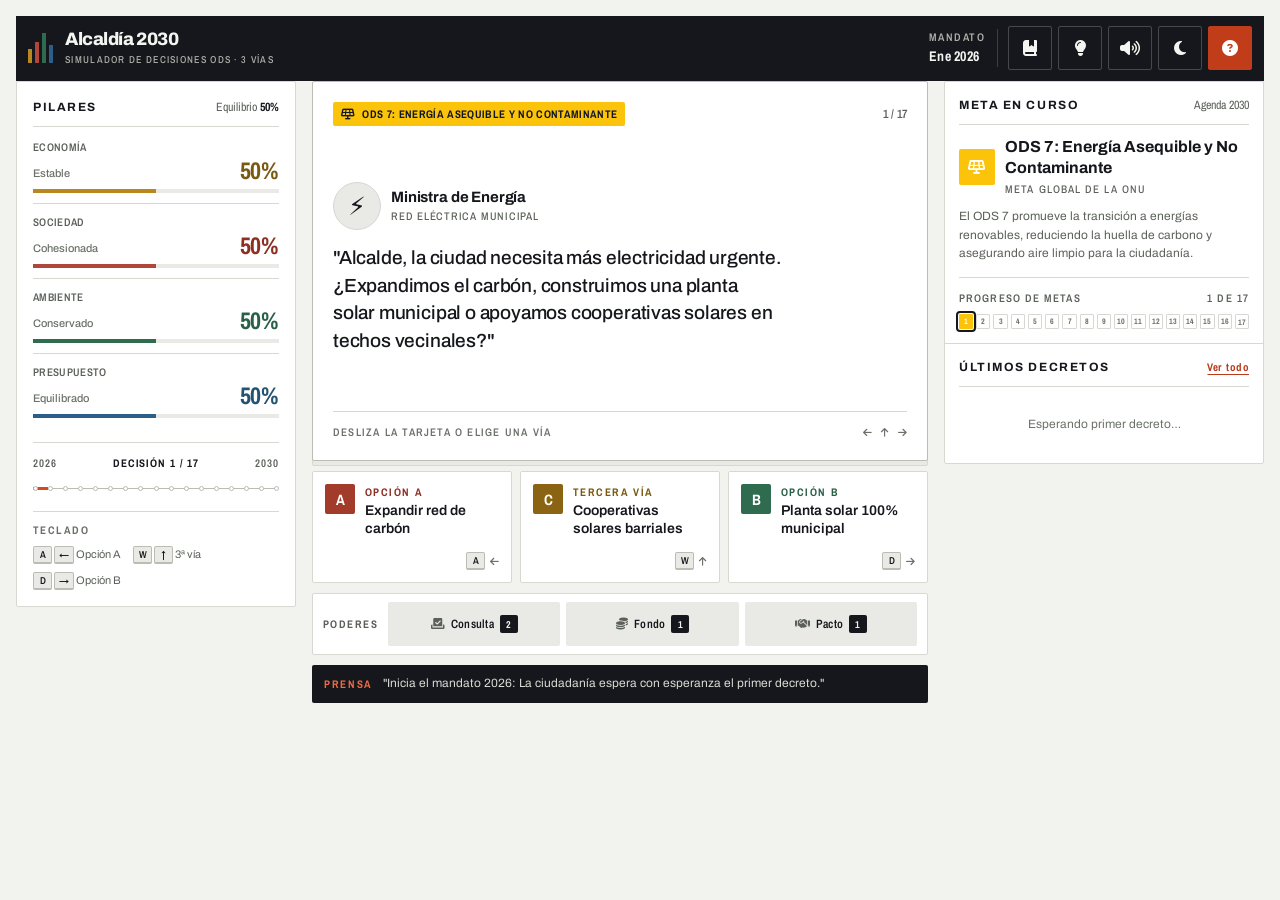
<file: index.html>
<!DOCTYPE html>
<html lang="es">
<head>
    <meta charset="UTF-8">
    <meta name="viewport" content="width=device-width, initial-scale=1, viewport-fit=cover">
    <meta name="description" content="Simulador de decisiones ODS: gobierna la ciudad de 2026 a 2030 manteniendo cuatro pilares en equilibrio.">
    <meta name="theme-color" content="#15171C">
    <title>Alcaldía 2030: Simulador de Decisiones ODS</title>

    <!-- Tipografía: Archivo + Archivo Narrow -->
    <link rel="preconnect" href="https://fonts.googleapis.com">
    <link rel="preconnect" href="https://fonts.gstatic.com" crossorigin>
    <link href="https://fonts.googleapis.com/css2?family=Archivo:wght@400;500;600;700;800&family=Archivo+Narrow:wght@400;500;600;700&display=swap" rel="stylesheet">

    <!-- Iconos: Font Awesome -->
    <link href="https://cdnjs.cloudflare.com/ajax/libs/font-awesome/6.4.0/css/all.min.css" rel="stylesheet">

    <!-- Hoja de estilos del sistema -->
    <link rel="stylesheet" href="css/styles.css">
</head>
<body>
    <a class="skip-link" href="#main">Saltar al contenido principal</a>

    <div class="app">
        <!-- CABECERA: IDENTIDAD Y CONTROLES DEL MANDATO -->
        <header class="app-header">
            <div class="app-header__inner">
                <div class="brand">
                    <span class="brand-mark" aria-hidden="true"><span></span><span></span><span></span><span></span></span>
                    <span class="brand-text">
                        <span class="brand-name">Alcaldía 2030</span>
                        <span class="brand-sub">Simulador de decisiones ODS · 3 vías</span>
                    </span>
                </div>

                <div class="header-right">
                    <div class="mandate-date">
                        <span class="micro">Mandato</span>
                        <span id="date-display" class="mandate-date__value">Ene 2026</span>
                    </div>

                    <div class="toolbar" role="group" aria-label="Herramientas del mandato">
                        <button id="log-btn" class="icon-btn icon-btn--inverse" title="Bitácora de Decisiones" aria-label="Abrir bitácora de decisiones">
                            <i class="fa-solid fa-book-bookmark" aria-hidden="true"></i>
                        </button>
                        <button id="advisor-btn" class="icon-btn icon-btn--inverse" title="Modo Asesor (Muestra pistas de impacto)" aria-label="Activar o desactivar modo asesor">
                            <i class="fa-solid fa-lightbulb" aria-hidden="true"></i>
                        </button>
                        <button id="audio-btn" class="icon-btn icon-btn--inverse" title="Activar/Silenciar efectos sonoros" aria-label="Alternar sonido">
                            <i id="audio-icon" class="fa-solid fa-volume-high" aria-hidden="true"></i>
                        </button>
                        <button id="theme-btn" class="icon-btn icon-btn--inverse" title="Alternar entre tema claro y oscuro" aria-label="Cambiar tema de color">
                            <i id="theme-icon" class="fa-solid fa-moon" aria-hidden="true"></i>
                        </button>
                        <button id="help-btn" class="icon-btn icon-btn--primary" title="Instrucciones del simulador" aria-label="Abrir ayuda e instrucciones">
                            <i class="fa-solid fa-circle-question" aria-hidden="true"></i>
                        </button>
                    </div>
                </div>
            </div>
        </header>

        <div class="workspace">
            <!-- PANEL DE PILARES Y LÍNEA DE MANDATO -->
            <aside class="panel pillars-panel" aria-label="Pilares de la ciudad">
                <div class="panel-head">
                    <h2 class="panel-title">Pilares</h2>
                    <span class="panel-meta">Equilibrio <strong id="desktop-avg-val">50%</strong></span>
                </div>

                <div class="pillars">
                    <div class="pillar pillar--economy">
                        <div class="pillar__top">
                            <span class="pillar__name"><span class="pillar__full">Economía</span><span class="pillar__short">Econ.</span></span>
                            <span id="dot-economy" class="impact-dot" aria-hidden="true"></span>
                        </div>
                        <span id="val-economy" class="pillar__value">50%</span>
                        <span id="status-economy" class="pillar__status">Estable</span>
                        <div id="stat-box-economy" class="meter"><div id="bar-economy" class="meter__fill" style="width: 50%;"></div></div>
                    </div>

                    <div class="pillar pillar--society">
                        <div class="pillar__top">
                            <span class="pillar__name"><span class="pillar__full">Sociedad</span><span class="pillar__short">Soc.</span></span>
                            <span id="dot-society" class="impact-dot" aria-hidden="true"></span>
                        </div>
                        <span id="val-society" class="pillar__value">50%</span>
                        <span id="status-society" class="pillar__status">Cohesionada</span>
                        <div id="stat-box-society" class="meter"><div id="bar-society" class="meter__fill" style="width: 50%;"></div></div>
                    </div>

                    <div class="pillar pillar--environment">
                        <div class="pillar__top">
                            <span class="pillar__name"><span class="pillar__full">Ambiente</span><span class="pillar__short">Amb.</span></span>
                            <span id="dot-environment" class="impact-dot" aria-hidden="true"></span>
                        </div>
                        <span id="val-environment" class="pillar__value">50%</span>
                        <span id="status-environment" class="pillar__status">Conservado</span>
                        <div id="stat-box-environment" class="meter"><div id="bar-environment" class="meter__fill" style="width: 50%;"></div></div>
                    </div>

                    <div class="pillar pillar--budget">
                        <div class="pillar__top">
                            <span class="pillar__name"><span class="pillar__full">Presupuesto</span><span class="pillar__short">Pres.</span></span>
                            <span id="dot-budget" class="impact-dot" aria-hidden="true"></span>
                        </div>
                        <span id="val-budget" class="pillar__value">50%</span>
                        <span id="status-budget" class="pillar__status">Equilibrado</span>
                        <div id="stat-box-budget" class="meter"><div id="bar-budget" class="meter__fill" style="width: 50%;"></div></div>
                    </div>
                </div>

                <div class="mandate">
                    <div class="mandate__head">
                        <span>2026</span>
                        <span id="turn-counter" class="mandate__count">Decisión 1 / 17</span>
                        <span>2030</span>
                    </div>
                    <div class="route" aria-hidden="true">
                        <div id="year-progress" class="route__progress" style="width: 6%;"></div>
                        <div class="route__stations">
                            <span></span><span></span><span></span><span></span><span></span><span></span><span></span><span></span><span></span><span></span><span></span><span></span><span></span><span></span><span></span><span></span><span></span>
                        </div>
                    </div>
                </div>

                <div class="shortcuts">
                    <span class="shortcuts__title">Teclado</span>
                    <span><kbd>A</kbd> <kbd>←</kbd> Opción A</span>
                    <span><kbd>W</kbd> <kbd>↑</kbd> 3ª vía</span>
                    <span><kbd>D</kbd> <kbd>→</kbd> Opción B</span>
                </div>
            </aside>

            <!-- ESCENARIO CENTRAL: EXPEDIENTE, OPCIONES, PODERES Y PRENSA -->
            <main id="main" class="stage">
                <div class="deck">
                    <div class="deck__ghost" aria-hidden="true"></div>

                    <article id="active-card" class="decision-card" aria-live="polite">
                        <div id="swipe-badge-left" class="stamp-badge" aria-hidden="true">Opción A</div>
                        <div id="swipe-badge-right" class="stamp-badge stamp-badge-right" aria-hidden="true">Opción B</div>
                        <div id="swipe-badge-up" class="stamp-badge stamp-badge-up" aria-hidden="true">Tercera vía</div>

                        <header class="decision-card__head">
                            <span id="sdg-badge" class="sdg-tag">
                                <i class="fa-solid fa-solar-panel" aria-hidden="true"></i>
                                <span class="sdg-tag__text">ODS 7: Energía Asequible y No Contaminante</span>
                            </span>
                            <span id="card-index-indicator" class="decision-card__index">1 / 17</span>
                        </header>

                        <div class="decision-card__content">
                            <div class="character">
                                <div id="char-avatar-bg" class="character__avatar"><span id="char-emoji">⚡</span></div>
                                <div class="character__id">
                                    <h2 id="char-name" class="character__name">Ministra de Energía</h2>
                                    <span id="char-role" class="character__role">Red Eléctrica Municipal</span>
                                </div>
                            </div>

                            <p id="card-dilemma" class="decision-card__dilemma">"Alcalde, la ciudad necesita más electricidad urgente. ¿Expandimos el carbón, construimos una planta solar municipal o apoyamos cooperativas solares en techos vecinales?"</p>
                        </div>

                        <footer class="decision-card__foot">
                            <span class="decision-card__hint">Desliza la tarjeta o elige una vía</span>
                            <span class="decision-card__dirs" aria-hidden="true">
                                <i class="fa-solid fa-arrow-left"></i>
                                <i class="fa-solid fa-arrow-up"></i>
                                <i class="fa-solid fa-arrow-right"></i>
                            </span>
                        </footer>
                    </article>
                </div>

                <div class="choices" role="group" aria-label="Opciones de decisión">
                    <button id="btn-left" class="choice choice--a">
                        <span class="choice__key" aria-hidden="true">A</span>
                        <span class="choice__content">
                            <span class="choice__meta">Opción A</span>
                            <span id="btn-left-text" class="choice__text">Expandir red de carbón</span>
                        </span>
                        <span class="choice__hint" aria-hidden="true"><kbd>A</kbd><i class="fa-solid fa-arrow-left"></i></span>
                    </button>

                    <button id="btn-center" class="choice choice--c">
                        <span class="choice__key" aria-hidden="true">C</span>
                        <span class="choice__content">
                            <span class="choice__meta">Tercera vía</span>
                            <span id="btn-center-text" class="choice__text">Cooperativas solares barriales</span>
                        </span>
                        <span class="choice__hint" aria-hidden="true"><kbd>W</kbd><i class="fa-solid fa-arrow-up"></i></span>
                    </button>

                    <button id="btn-right" class="choice choice--b">
                        <span class="choice__key" aria-hidden="true">B</span>
                        <span class="choice__content">
                            <span class="choice__meta">Opción B</span>
                            <span id="btn-right-text" class="choice__text">Planta solar 100% municipal</span>
                        </span>
                        <span class="choice__hint" aria-hidden="true"><kbd>D</kbd><i class="fa-solid fa-arrow-right"></i></span>
                    </button>
                </div>

                <section class="powers" aria-label="Poderes del alcalde">
                    <span class="powers__label">Poderes</span>
                    <div class="powers__group">
                        <button id="power-poll-btn" class="power" title="Revela con exactitud los porcentajes numéricos de impacto de cada opción">
                            <i class="fa-solid fa-check-to-slot" aria-hidden="true"></i>
                            <span class="power__name">Consulta</span>
                            <span id="power-poll-count" class="power__count">2</span>
                        </button>
                        <button id="power-fund-btn" class="power" title="Rescata un pilar en crisis inyectando +25% de alivio">
                            <i class="fa-solid fa-coins" aria-hidden="true"></i>
                            <span class="power__name">Fondo</span>
                            <span id="power-fund-count" class="power__count">1</span>
                        </button>
                        <button id="power-pact-btn" class="power" title="Neutraliza el impacto negativo en presupuesto en la siguiente decisión">
                            <i class="fa-solid fa-handshake" aria-hidden="true"></i>
                            <span class="power__name">Pacto</span>
                            <span id="power-pact-count" class="power__count">1</span>
                        </button>
                    </div>
                </section>

                <div id="news-ticker" class="ticker" aria-live="polite">
                    <span class="ticker__label">Prensa</span>
                    <span id="news-ticker-text" class="ticker__text">"Inicia el mandato 2026: La ciudadanía espera con esperanza el primer decreto."</span>
                </div>
            </main>

            <!-- PANEL DE CONTEXTO: META ODS Y ÚLTIMOS DECRETOS -->
            <aside class="panel context-panel" aria-label="Contexto de la meta y decretos recientes">
                <section class="context-section">
                    <div class="panel-head">
                        <h2 class="panel-title">Meta en curso</h2>
                        <span class="panel-meta">Agenda 2030</span>
                    </div>

                    <div id="desktop-sdg-card" class="sdg-context">
                        <div id="desktop-sdg-icon-box" class="sdg-context__icon" aria-hidden="true">
                            <i id="desktop-sdg-icon" class="fa-solid fa-solar-panel"></i>
                        </div>
                        <div class="sdg-context__id">
                            <h3 id="desktop-sdg-title">ODS 7: Energía Asequible</h3>
                            <span>Meta global de la ONU</span>
                        </div>
                    </div>

                    <p id="desktop-sdg-fact" class="sdg-context__fact">El ODS 7 promueve la transición a energías renovables, reduciendo la huella de carbono y asegurando aire limpio.</p>

                    <div class="sdg-progress">
                        <div class="sdg-progress__head">
                            <span>Progreso de metas</span>
                            <span id="desktop-sdg-counter">1 de 17</span>
                        </div>
                        <div id="desktop-sdg-chips" class="sdg-chips"></div>
                    </div>
                </section>

                <section class="context-section">
                    <div class="panel-head">
                        <h2 class="panel-title">Últimos decretos</h2>
                        <button class="link-btn" onclick="document.getElementById('log-btn').click()">Ver todo</button>
                    </div>

                    <div id="desktop-recent-list" class="recent">
                        <p class="recent-empty">Esperando primer decreto…</p>
                    </div>
                </section>
            </aside>
        </div>
    </div>

    <!-- MODAL PRINCIPAL: BIENVENIDA, DERROTA Y VICTORIA -->
    <div id="game-modal" class="modal hidden" role="dialog" aria-modal="true" aria-labelledby="modal-title">
        <div class="modal__sheet">
            <div id="modal-icon-container" class="modal__icon" aria-hidden="true"><span id="modal-emoji">🏛️</span></div>

            <h2 id="modal-title" class="modal__title">¡Bienvenido, Alcalde!</h2>

            <p id="modal-desc" class="modal__desc">Tu meta es conducir esta ciudad desde el año 2026 hasta el 2030, manteniendo en armonía los cuatro pilares del desarrollo sostenible.</p>

            <div id="modal-fact-box" class="modal__fact">
                <div class="modal__fact-head">
                    <i class="fa-solid fa-leaf" aria-hidden="true"></i>
                    <span id="modal-fact-title">Principios de Sostenibilidad</span>
                </div>
                <p id="modal-fact-text" class="modal__fact-text">Al arrastrar (izquierda, derecha o arriba) o pasar el cursor verás círculos sobre los pilares afectados. Cuentas con 3 poderes de emergencia. ¡Si cualquier pilar cae al <strong>0%</strong>, tu mandato se interrumpirá!</p>
            </div>

            <div class="modal__actions">
                <button id="modal-action-btn" class="btn btn--primary">Comenzar Mandato</button>
                <button id="modal-share-btn" class="btn btn--ghost hidden"><i class="fa-regular fa-copy" aria-hidden="true"></i> Copiar Resumen de Mandato</button>
            </div>
        </div>
    </div>

    <!-- MODAL BITÁCORA DE GESTIÓN -->
    <div id="log-modal" class="modal hidden" role="dialog" aria-modal="true" aria-labelledby="log-title">
        <div class="modal__sheet modal__sheet--wide">
            <header class="modal__head">
                <div>
                    <h3 id="log-title" class="modal__title modal__title--sm">Bitácora de Mandato</h3>
                    <p class="modal__sub">Registro oficial de acuerdos y decisiones</p>
                </div>
                <button id="close-log-btn" class="icon-btn" aria-label="Cerrar bitácora">
                    <i class="fa-solid fa-xmark" aria-hidden="true"></i>
                </button>
            </header>

            <div id="log-list" class="log-list"></div>

            <footer class="modal__foot">
                <span id="log-count">0 decisiones registradas</span>
                <button id="close-log-bottom-btn" class="btn btn--ghost">Cerrar</button>
            </footer>
        </div>
    </div>

    <script src="js/cardsData.js"></script>
    <script src="js/app.js"></script>
</body>
</html>
</file>
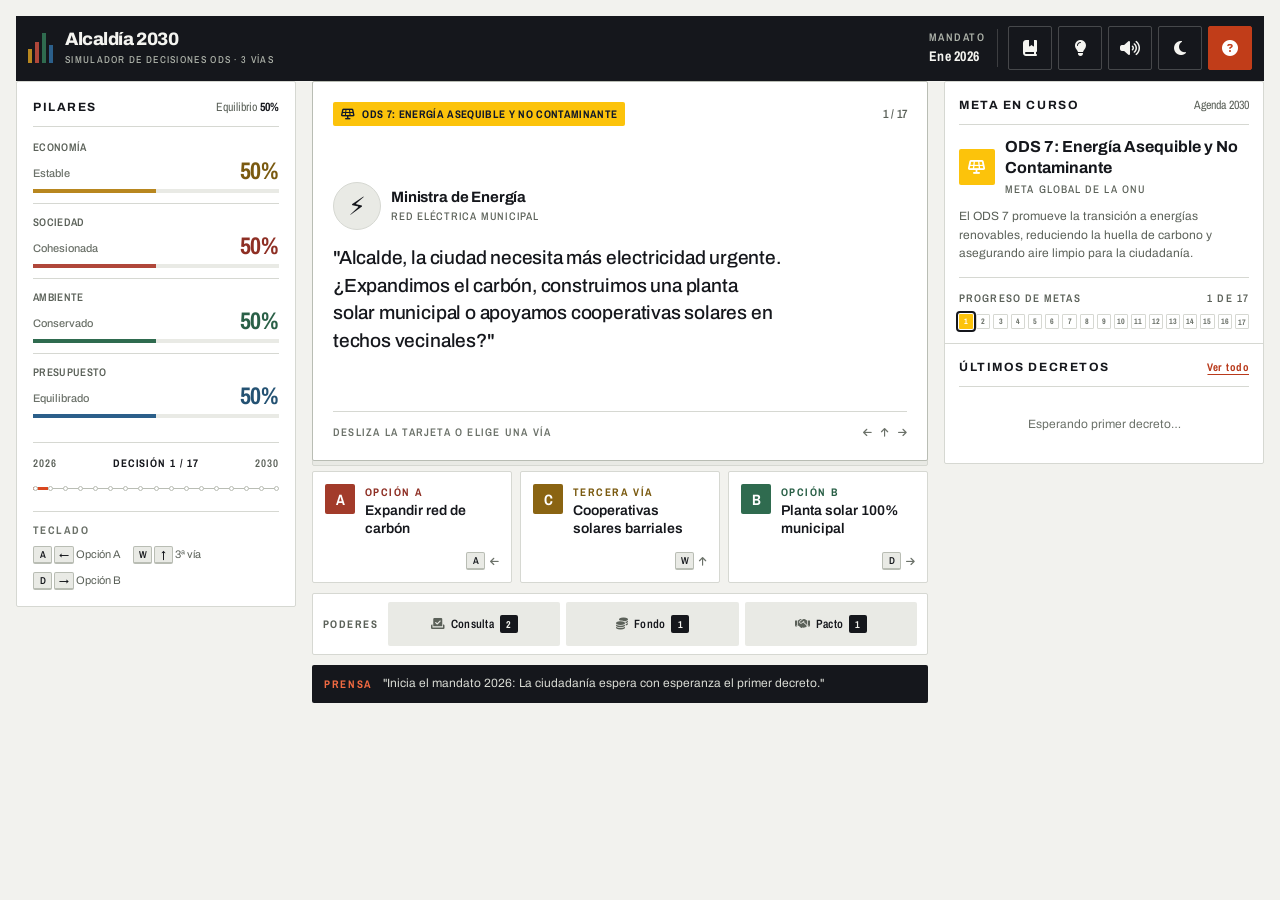
<file: alcaldia-2030.html>
<!DOCTYPE html>
<html lang="es">
<head>
    <meta charset="UTF-8">
    <meta name="viewport" content="width=device-width, initial-scale=1, viewport-fit=cover">
    <meta name="description" content="Simulador de decisiones ODS: gobierna la ciudad de 2026 a 2030 manteniendo cuatro pilares en equilibrio.">
    <meta name="theme-color" content="#15171C">
    <title>Alcaldía 2030: Simulador de Decisiones ODS</title>

    <!-- Tipografía: Archivo + Archivo Narrow -->
    <link rel="preconnect" href="https://fonts.googleapis.com">
    <link rel="preconnect" href="https://fonts.gstatic.com" crossorigin>
    <link href="https://fonts.googleapis.com/css2?family=Archivo:wght@400;500;600;700;800&family=Archivo+Narrow:wght@400;500;600;700&display=swap" rel="stylesheet">

    <!-- Iconos: Font Awesome -->
    <link href="https://cdnjs.cloudflare.com/ajax/libs/font-awesome/6.4.0/css/all.min.css" rel="stylesheet">

    <!-- Hoja de estilos del sistema -->
    <style>
/* ==========================================================================
   ALCALDÍA 2030 — SISTEMA DE SEÑALÉTICA CÍVICA
   Base móvil primero. Sin degradados, sin glass, sin sombras difusas.
   ========================================================================== */

:root {
    color-scheme: light;

    /* Tinta y papel */
    --ink: #15171C;
    --ink-soft: #2A2E36;
    --paper: #F2F2EE;
    --surface: #FFFFFF;
    --surface-2: #E9EAE5;
    --line: #D6D8D2;
    --line-strong: #B9BDB4;

    /* Texto */
    --text: #15171C;
    --muted: #5B6159;
    --muted-2: #6B7169;
    --on-ink-muted: #AEB3AA;

    /* Señal */
    --signal: #C13D19;
    --signal-hover: #A93416;
    --signal-ink: #B93A1B;
    --signal-line: #D9471F;
    --signal-on-ink: #F06A42;

    /* Vías de decisión */
    --a: #A23B2A;
    --a-ink: #8E2F24;
    --c: #8A6412;
    --c-ink: #7A5A10;
    --b: #2F6B4F;
    --b-ink: #2A6047;

    /* Pilares */
    --eco: #B8871F;
    --eco-ink: #7A5A10;
    --soc: #B0473A;
    --soc-ink: #8E2F24;
    --env: #2F6B4F;
    --env-ink: #2A6047;
    --bud: #2B5F8A;
    --bud-ink: #245273;

    /* Estado */
    --critical: #B3261E;
    --ok: #2F6B4F;

    /* Tipografía */
    --font-sans: 'Archivo', system-ui, -apple-system, 'Segoe UI', sans-serif;
    --font-narrow: 'Archivo Narrow', 'Archivo', system-ui, sans-serif;

    /* Medidas */
    --radius: 2px;
    --ease: cubic-bezier(.2, .7, .2, 1);
    --header-h: 64px;
}

.dark {
    color-scheme: dark;

    --ink: #0C0E12;
    --ink-soft: #1A1D23;
    --paper: #111318;
    --surface: #171A20;
    --surface-2: #1E222A;
    --line: #2A2E36;
    --line-strong: #3A3F49;

    --text: #ECEDE9;
    --muted: #A6ABA2;
    --muted-2: #8A9087;

    --signal: #C13D19;
    --signal-hover: #A93416;
    --signal-ink: #FF8A66;
    --signal-line: #FF6A3D;
    --signal-on-ink: #FF8A66;

    --a-ink: #F2A495;
    --c-ink: #E7C878;
    --b-ink: #93D6B1;

    --eco-ink: #E0B65A;
    --soc-ink: #F09A8C;
    --env-ink: #7FC9A2;
    --bud-ink: #86BCE6;

    --critical: #FF6B5E;
    --ok: #6FBF95;
}

*,
*::before,
*::after {
    box-sizing: border-box;
}

html {
    -webkit-text-size-adjust: 100%;
}

body {
    margin: 0;
    min-height: 100dvh;
    background: var(--paper);
    color: var(--text);
    font-family: var(--font-sans);
    font-size: 16px;
    line-height: 1.5;
    -webkit-font-smoothing: antialiased;
    text-rendering: optimizeLegibility;
}

h1, h2, h3, p {
    margin: 0;
}

button {
    font: inherit;
    color: inherit;
}

a {
    color: inherit;
}

.hidden {
    display: none !important;
}

::selection {
    background: var(--ink);
    color: var(--paper);
}

.dark ::selection {
    background: var(--signal);
    color: #FFFFFF;
}

:focus-visible {
    outline: 2px solid var(--signal);
    outline-offset: 2px;
}

/* Superficies del navegador */
html {
    scrollbar-color: var(--line-strong) var(--paper);
    scrollbar-width: thin;
}

::-webkit-scrollbar {
    width: 10px;
    height: 10px;
}

::-webkit-scrollbar-track {
    background: var(--paper);
}

::-webkit-scrollbar-thumb {
    background: var(--line-strong);
    border: 2px solid var(--paper);
    border-radius: 0;
}

/* Enlace de salto */
.skip-link {
    position: absolute;
    left: 12px;
    top: -60px;
    z-index: 200;
    padding: 10px 14px;
    background: var(--ink);
    color: #FFFFFF;
    font-family: var(--font-narrow);
    font-size: 13px;
    font-weight: 700;
    text-decoration: none;
}

.skip-link:focus {
    top: 12px;
}

/* ==========================================================================
   CABECERA
   ========================================================================== */

.app {
    width: 100%;
    max-width: 1440px;
    margin: 0 auto;
    padding: 12px;
}

.app-header {
    background: var(--ink);
    color: #F4F4F0;
    border-bottom: 1px solid var(--ink);
}

.app-header__inner {
    max-width: 1440px;
    margin: 0 auto;
    padding: 10px 12px;
    display: flex;
    flex-wrap: wrap;
    align-items: center;
    gap: 10px 16px;
}

.brand {
    display: flex;
    align-items: center;
    gap: 12px;
    min-width: 0;
}

.brand-mark {
    display: grid;
    grid-template-columns: repeat(4, 4px);
    gap: 3px;
    align-items: end;
    height: 30px;
    flex: 0 0 auto;
}

.brand-mark span {
    display: block;
    width: 4px;
    background: #F4F4F0;
}

.brand-mark span:nth-child(1) { height: 14px; background: var(--eco); }
.brand-mark span:nth-child(2) { height: 21px; background: var(--soc); }
.brand-mark span:nth-child(3) { height: 30px; background: var(--env); }
.brand-mark span:nth-child(4) { height: 18px; background: var(--bud); }

.brand-text {
    display: flex;
    flex-direction: column;
    min-width: 0;
}

.brand-name {
    font-size: 18px;
    font-weight: 800;
    letter-spacing: -0.025em;
    line-height: 1;
    white-space: nowrap;
}

.brand-sub {
    margin-top: 4px;
    font-family: var(--font-narrow);
    font-size: 10px;
    font-weight: 500;
    letter-spacing: 0.13em;
    text-transform: uppercase;
    color: var(--on-ink-muted);
    white-space: nowrap;
}

.header-right {
    display: flex;
    align-items: center;
    gap: 10px;
    margin-left: auto;
}

.micro {
    font-family: var(--font-narrow);
    font-size: 11px;
    font-weight: 600;
    letter-spacing: 0.13em;
    text-transform: uppercase;
}

.mandate-date {
    display: flex;
    flex-direction: column;
    gap: 1px;
    padding-right: 12px;
    border-right: 1px solid rgba(244, 244, 240, 0.18);
}

.mandate-date .micro {
    color: var(--on-ink-muted);
}

.mandate-date__value {
    font-family: var(--font-narrow);
    font-size: 14px;
    font-weight: 700;
    letter-spacing: 0.02em;
    white-space: nowrap;
}

.toolbar {
    display: flex;
    gap: 6px;
}

.icon-btn {
    width: 44px;
    height: 44px;
    display: inline-flex;
    align-items: center;
    justify-content: center;
    padding: 0;
    background: var(--surface);
    color: var(--text);
    border: 1px solid var(--line);
    border-radius: var(--radius);
    cursor: pointer;
    transition: background-color .15s ease, border-color .15s ease, color .15s ease;
}

.icon-btn:hover {
    border-color: var(--ink);
}

.icon-btn--inverse {
    background: transparent;
    border-color: rgba(244, 244, 240, 0.22);
    color: #F4F4F0;
}

.icon-btn--inverse:hover {
    background: rgba(244, 244, 240, 0.08);
    border-color: rgba(244, 244, 240, 0.5);
}

.icon-btn--primary {
    background: var(--signal);
    border-color: var(--signal);
    color: #FFFFFF;
}

.icon-btn--primary:hover {
    background: var(--signal-hover);
    border-color: var(--signal-hover);
}

.icon-btn.is-active {
    background: var(--signal);
    border-color: var(--signal);
    color: #FFFFFF;
}

/* ==========================================================================
   RETÍCULA DE TRABAJO
   ========================================================================== */

.workspace {
    display: grid;
    grid-template-columns: minmax(0, 1fr);
    gap: 12px;
    align-items: start;
}

.panel {
    background: var(--surface);
    border: 1px solid var(--line);
    border-radius: var(--radius);
}

.pillars-panel {
    padding: 14px;
    align-self: start;
}

.panel-head {
    display: flex;
    align-items: baseline;
    justify-content: space-between;
    gap: 12px;
    padding-bottom: 10px;
    margin-bottom: 12px;
    border-bottom: 1px solid var(--line);
}

.panel-title {
    font-size: 12px;
    font-weight: 700;
    letter-spacing: 0.13em;
    text-transform: uppercase;
}

.panel-meta {
    font-family: var(--font-narrow);
    font-size: 12px;
    color: var(--muted);
    white-space: nowrap;
}

.panel-meta strong {
    color: var(--text);
    font-weight: 700;
    font-variant-numeric: tabular-nums;
}

/* ==========================================================================
   PILARES
   ========================================================================== */

.pillars {
    display: grid;
    grid-template-columns: repeat(4, minmax(0, 1fr));
    gap: 10px;
}

.pillar {
    position: relative;
    display: flex;
    flex-direction: column;
    min-width: 0;
}

.pillar--economy  { --pillar: var(--eco); --pillar-ink: var(--eco-ink); }
.pillar--society  { --pillar: var(--soc); --pillar-ink: var(--soc-ink); }
.pillar--environment { --pillar: var(--env); --pillar-ink: var(--env-ink); }
.pillar--budget   { --pillar: var(--bud); --pillar-ink: var(--bud-ink); }

.pillar__top {
    display: block;
    min-height: 18px;
}

.pillar__name {
    display: block;
    min-width: 0;
    padding-right: 20px;
    overflow: hidden;
    text-overflow: ellipsis;
    white-space: nowrap;
    font-family: var(--font-narrow);
    font-size: 11px;
    font-weight: 600;
    letter-spacing: 0.03em;
    text-transform: uppercase;
    color: var(--muted);
}

.pillar__short { display: inline; }
.pillar__full  { display: none; }

.pillar__value {
    margin-top: 2px;
    font-family: var(--font-narrow);
    font-size: 26px;
    font-weight: 700;
    line-height: 1;
    letter-spacing: -0.01em;
    color: var(--pillar-ink);
    font-variant-numeric: tabular-nums;
    transition: color .2s ease;
}

.pillar__value.is-critical {
    color: var(--critical);
}

.pillar__value.is-low {
    color: var(--critical);
}

.pillar__status {
    font-size: 11px;
    font-weight: 500;
    line-height: 1.3;
    color: var(--muted-2);
}

.pillar__status.is-low {
    color: var(--critical);
    font-weight: 700;
}

.meter {
    height: 4px;
    margin-top: 7px;
    background: var(--surface-2);
    overflow: hidden;
    transition: outline-color .2s ease;
}

.meter__fill {
    height: 100%;
    width: 50%;
    background: var(--pillar);
    transition: width .45s var(--ease), background-color .3s ease;
}

.meter.is-critical {
    outline: 1px solid var(--critical);
    outline-offset: 2px;
}

/* Pista de impacto sobre cada pilar */
.impact-dot {
    position: absolute;
    top: 0;
    right: 0;
    z-index: 2;
    display: inline-flex;
    align-items: center;
    justify-content: center;
    min-width: 20px;
    height: 18px;
    padding: 0 3px;
    border-radius: var(--radius);
    background: var(--surface-2);
    color: var(--text);
    font-family: var(--font-narrow);
    font-size: 11px;
    font-weight: 700;
    line-height: 1;
    font-variant-numeric: tabular-nums;
    opacity: 0;
    transform: scale(.8);
    transition: opacity .15s ease, transform .15s ease, background-color .15s ease;
}

.impact-dot.is-on {
    opacity: 1;
    transform: scale(1);
}

.impact-dot.is-up      { background: var(--ok); color: #FFFFFF; }
.impact-dot.is-down    { background: var(--critical); color: #FFFFFF; }
.impact-dot.is-flat    { background: var(--bud); color: #FFFFFF; }
.impact-dot.is-neutral { background: var(--eco); color: var(--ink); }
.impact-dot.is-large   { min-width: 26px; font-size: 12px; }
.impact-dot.is-exact   { min-width: 28px; font-size: 10px; }

/* ==========================================================================
   LÍNEA DE MANDATO (MOVIMIENTO FIRMA)
   ========================================================================== */

.mandate {
    margin-top: 14px;
    padding-top: 12px;
    border-top: 1px solid var(--line);
}

.mandate__head {
    display: flex;
    align-items: center;
    justify-content: space-between;
    gap: 8px;
    font-family: var(--font-narrow);
    font-size: 11px;
    font-weight: 600;
    letter-spacing: 0.08em;
    text-transform: uppercase;
    color: var(--muted);
}

.mandate__count {
    color: var(--text);
    font-weight: 700;
    white-space: nowrap;
}

.route {
    position: relative;
    height: 20px;
    margin-top: 7px;
}

.route::before {
    content: "";
    position: absolute;
    left: 0;
    right: 0;
    top: 9px;
    height: 1px;
    background: var(--line-strong);
}

.route__progress {
    position: absolute;
    left: 0;
    top: 8px;
    height: 3px;
    background: var(--signal-line);
    transition: width .45s var(--ease);
}

.route__stations {
    position: absolute;
    inset: 0;
    display: flex;
    align-items: center;
    justify-content: space-between;
}

.route__stations span {
    width: 5px;
    height: 5px;
    border-radius: 50%;
    background: var(--surface);
    border: 1px solid var(--line-strong);
}

/* ==========================================================================
   ATAJOS
   ========================================================================== */

.shortcuts {
    display: none;
    margin-top: 12px;
    padding-top: 10px;
    border-top: 1px solid var(--line);
    flex-wrap: wrap;
    gap: 8px 12px;
    align-items: center;
    font-size: 11px;
    color: var(--muted);
}

.shortcuts__title {
    width: 100%;
    font-family: var(--font-narrow);
    font-size: 11px;
    font-weight: 700;
    letter-spacing: 0.13em;
    text-transform: uppercase;
    color: var(--muted-2);
}

kbd {
    display: inline-flex;
    align-items: center;
    justify-content: center;
    min-width: 19px;
    padding: 1px 4px;
    background: var(--surface-2);
    color: var(--text);
    border: 1px solid var(--line-strong);
    border-bottom-width: 2px;
    border-radius: var(--radius);
    font-family: var(--font-narrow);
    font-size: 10px;
    font-weight: 600;
    line-height: 1.3;
}

/* ==========================================================================
   ESCENARIO
   ========================================================================== */

.stage {
    display: flex;
    flex-direction: column;
    gap: 10px;
    min-width: 0;
}

/* Poderes */
.powers {
    display: flex;
    align-items: center;
    gap: 10px;
    padding: 8px 10px;
    background: var(--surface);
    border: 1px solid var(--line);
    border-radius: var(--radius);
}

.powers__label {
    flex: 0 0 auto;
    font-family: var(--font-narrow);
    font-size: 11px;
    font-weight: 700;
    letter-spacing: 0.13em;
    text-transform: uppercase;
    color: var(--muted);
}

.powers__group {
    display: grid;
    grid-template-columns: repeat(3, minmax(0, 1fr));
    gap: 6px;
    flex: 1;
    min-width: 0;
}

.power {
    display: flex;
    align-items: center;
    justify-content: center;
    gap: 6px;
    min-height: 44px;
    padding: 6px 8px;
    background: var(--surface-2);
    border: 1px solid transparent;
    border-radius: var(--radius);
    cursor: pointer;
    font-family: var(--font-narrow);
    font-size: 12px;
    font-weight: 600;
    letter-spacing: 0.02em;
    transition: background-color .15s ease, border-color .15s ease, opacity .15s ease;
}

.power:hover {
    border-color: var(--ink);
}

.power i {
    font-size: 12px;
    color: var(--muted);
}

.power__name {
    overflow: hidden;
    text-overflow: ellipsis;
    white-space: nowrap;
}

.power__count {
    display: inline-flex;
    align-items: center;
    justify-content: center;
    min-width: 18px;
    height: 18px;
    padding: 0 3px;
    background: var(--ink);
    color: var(--paper);
    border-radius: var(--radius);
    font-size: 10px;
    font-weight: 700;
    font-variant-numeric: tabular-nums;
}

.dark .power__count {
    background: var(--line-strong);
    color: var(--text);
}

.power.is-spent {
    opacity: 0.42;
    cursor: not-allowed;
}

.power.is-spent:hover {
    border-color: transparent;
}

/* ==========================================================================
   EXPEDIENTE DE DECISIÓN
   ========================================================================== */

.deck {
    position: relative;
}

.deck__ghost {
    position: absolute;
    inset: 0;
    transform: translateY(5px);
    background: var(--surface-2);
    border: 1px solid var(--line);
    border-radius: var(--radius);
}

.decision-card {
    position: relative;
    z-index: 1;
    display: flex;
    flex-direction: column;
    gap: 14px;
    min-height: 300px;
    padding: 16px;
    background: var(--surface);
    border: 1px solid var(--line-strong);
    border-radius: var(--radius);
    cursor: grab;
    touch-action: pan-y;
    user-select: none;
    -webkit-user-select: none;
    transform-origin: 50% 115%;
    will-change: transform;
    animation: card-in .35s var(--ease) both;
    transition: transform .35s var(--ease), opacity .3s ease;
}

@keyframes card-in {
    from { opacity: 0; transform: translateY(8px); }
    to   { opacity: 1; transform: translateY(0); }
}

.decision-card.dragging {
    transition: none;
    cursor: grabbing;
}

.swipe-left {
    transform: translateX(-160%) rotate(-25deg) !important;
    opacity: 0 !important;
}

.swipe-right {
    transform: translateX(160%) rotate(25deg) !important;
    opacity: 0 !important;
}

.swipe-up {
    transform: translateY(-160%) scale(0.85) !important;
    opacity: 0 !important;
}

.decision-card__head {
    display: flex;
    align-items: center;
    justify-content: space-between;
    gap: 10px;
}

.sdg-tag {
    display: inline-flex;
    align-items: center;
    gap: 7px;
    min-width: 0;
    max-width: 100%;
    padding: 5px 8px;
    background: var(--ink);
    color: var(--paper);
    border-radius: var(--radius);
    font-family: var(--font-narrow);
    font-size: 11px;
    font-weight: 700;
    letter-spacing: 0.03em;
    text-transform: uppercase;
}

.sdg-tag i {
    flex: 0 0 auto;
    font-size: 11px;
}

.sdg-tag__text {
    overflow: visible;
    text-overflow: clip;
    white-space: normal;
    line-height: 1.3;
}

.decision-card__index {
    flex: 0 0 auto;
    font-family: var(--font-narrow);
    font-size: 12px;
    font-weight: 600;
    color: var(--muted);
    font-variant-numeric: tabular-nums;
    white-space: nowrap;
}

.decision-card__content {
    display: flex;
    flex: 1;
    flex-direction: column;
    justify-content: center;
    gap: 14px;
}

.character {
    display: flex;
    align-items: center;
    gap: 10px;
    min-width: 0;
}

.character__avatar {
    display: grid;
    place-items: center;
    width: 48px;
    height: 48px;
    flex: 0 0 48px;
    background: var(--surface-2);
    border: 1px solid var(--line);
    border-radius: 50%;
    font-size: 25px;
    line-height: 1;
}

.character__id {
    min-width: 0;
}

.character__name {
    font-size: 15px;
    font-weight: 700;
    line-height: 1.25;
    letter-spacing: -0.01em;
}

.character__role {
    display: block;
    margin-top: 2px;
    font-family: var(--font-narrow);
    font-size: 11px;
    font-weight: 500;
    letter-spacing: 0.07em;
    text-transform: uppercase;
    color: var(--muted);
}

.decision-card__dilemma {
    max-width: 48ch;
    font-size: 17px;
    font-weight: 500;
    line-height: 1.45;
    letter-spacing: -0.01em;
    text-wrap: pretty;
}

.decision-card__foot {
    display: flex;
    align-items: center;
    justify-content: space-between;
    gap: 10px;
    margin-top: auto;
    padding-top: 12px;
    border-top: 1px solid var(--line);
}

.decision-card__hint {
    font-family: var(--font-narrow);
    font-size: 11px;
    font-weight: 600;
    letter-spacing: 0.11em;
    text-transform: uppercase;
    color: var(--muted-2);
}

.decision-card__dirs {
    display: inline-flex;
    gap: 9px;
    font-size: 10px;
    color: var(--muted-2);
}

/* Sellos de arrastre */
.stamp-badge {
    position: absolute;
    top: 12px;
    right: 12px;
    z-index: 5;
    max-width: 70%;
    padding: 6px 8px;
    background: var(--a);
    color: #FFFFFF;
    border: 1px solid #FFFFFF;
    border-radius: var(--radius);
    font-family: var(--font-narrow);
    font-size: 11px;
    font-weight: 700;
    line-height: 1.25;
    letter-spacing: 0.04em;
    text-transform: uppercase;
    text-align: right;
    pointer-events: none;
    opacity: 0;
    transform: rotate(-5deg) scale(.92);
    transition: opacity .15s ease, transform .15s ease;
}

.stamp-badge-right {
    left: 12px;
    right: auto;
    text-align: left;
    background: var(--b);
    transform: rotate(5deg) scale(.92);
}

.stamp-badge-up {
    left: 12px;
    right: 12px;
    width: max-content;
    max-width: 80%;
    margin: 0 auto;
    text-align: center;
    background: var(--c);
    transform: rotate(0) scale(.92);
}

/* ==========================================================================
   OPCIONES
   ========================================================================== */

.choices {
    display: grid;
    grid-template-columns: minmax(0, 1fr);
    gap: 8px;
}

.choice {
    display: grid;
    grid-template-columns: auto minmax(0, 1fr) auto;
    align-items: center;
    gap: 10px;
    width: 100%;
    min-height: 60px;
    padding: 10px 12px;
    background: var(--surface);
    border: 1px solid var(--line);
    border-radius: var(--radius);
    text-align: left;
    cursor: pointer;
    transition: background-color .15s ease, border-color .15s ease, transform .1s ease;
}

.choice:hover {
    background: var(--surface-2);
    border-color: var(--ink);
}

.choice:active {
    transform: translateY(1px);
}

.choice--a { --choice: var(--a); --choice-ink: var(--a-ink); }
.choice--c { --choice: var(--c); --choice-ink: var(--c-ink); }
.choice--b { --choice: var(--b); --choice-ink: var(--b-ink); }

.choice__key {
    display: inline-flex;
    align-items: center;
    justify-content: center;
    width: 30px;
    height: 30px;
    flex: 0 0 30px;
    background: var(--choice);
    color: #FFFFFF;
    border-radius: var(--radius);
    font-family: var(--font-narrow);
    font-size: 15px;
    font-weight: 700;
    line-height: 1;
}

.choice__content {
    display: flex;
    flex-direction: column;
    gap: 1px;
    min-width: 0;
}

.choice__meta {
    font-family: var(--font-narrow);
    font-size: 11px;
    font-weight: 700;
    letter-spacing: 0.13em;
    text-transform: uppercase;
    color: var(--choice-ink);
}

.choice__text {
    font-size: 14px;
    font-weight: 600;
    line-height: 1.3;
    text-wrap: pretty;
}

.choice__hint {
    display: inline-flex;
    align-items: center;
    gap: 5px;
    color: var(--muted-2);
    font-size: 10px;
}

.choice__hint kbd {
    display: none;
}

/* ==========================================================================
   TELETIPO DE PRENSA
   ========================================================================== */

.ticker {
    display: flex;
    align-items: flex-start;
    gap: 10px;
    padding: 10px 12px;
    background: var(--ink);
    color: #F4F4F0;
    border-radius: var(--radius);
}

.ticker__label {
    flex: 0 0 auto;
    padding-top: 1px;
    font-family: var(--font-narrow);
    font-size: 11px;
    font-weight: 700;
    letter-spacing: 0.15em;
    text-transform: uppercase;
    color: var(--signal-on-ink);
}

.ticker__text {
    font-size: 12px;
    line-height: 1.45;
    color: #D9DBD4;
    text-wrap: pretty;
}

/* ==========================================================================
   PANEL DE CONTEXTO
   ========================================================================== */

.context-panel {
    display: flex;
    flex-direction: column;
    align-self: start;
}

.context-section {
    padding: 14px;
}

.context-section + .context-section {
    border-top: 1px solid var(--line);
}

.sdg-context {
    display: flex;
    align-items: center;
    gap: 10px;
    min-width: 0;
}

.sdg-context__icon {
    display: grid;
    place-items: center;
    width: 36px;
    height: 36px;
    flex: 0 0 36px;
    background: var(--ink);
    border-radius: var(--radius);
    color: #FFFFFF;
    font-size: 14px;
}

.sdg-context__id {
    min-width: 0;
}

.sdg-context__id h3 {
    font-size: 16px;
    font-weight: 700;
    line-height: 1.3;
}

.sdg-context__id span {
    display: block;
    margin-top: 2px;
    font-family: var(--font-narrow);
    font-size: 11px;
    font-weight: 500;
    letter-spacing: 0.1em;
    text-transform: uppercase;
    color: var(--muted);
}

.sdg-context__fact {
    margin-top: 10px;
    font-size: 12px;
    line-height: 1.55;
    color: var(--muted);
    text-wrap: pretty;
}

.sdg-progress {
    margin-top: 14px;
    padding-top: 12px;
    border-top: 1px solid var(--line);
}

.sdg-progress__head {
    display: flex;
    align-items: baseline;
    justify-content: space-between;
    gap: 8px;
    margin-bottom: 8px;
    font-family: var(--font-narrow);
    font-size: 11px;
    font-weight: 600;
    letter-spacing: 0.1em;
    text-transform: uppercase;
    color: var(--muted);
}

.sdg-chips {
    display: grid;
    grid-template-columns: repeat(17, minmax(0, 1fr));
    gap: 3px;
}

.sdg-chip {
    display: flex;
    align-items: center;
    justify-content: center;
    aspect-ratio: 1;
    background: var(--sdg);
    color: #FFFFFF;
    border-radius: 1px;
    font-family: var(--font-narrow);
    font-size: 8px;
    font-weight: 700;
    line-height: 1;
    font-variant-numeric: tabular-nums;
    transition: opacity .2s ease, outline-color .2s ease;
}

.sdg-chip.is-future {
    background: transparent;
    color: var(--muted-2);
    border: 1px solid var(--line);
}

.sdg-chip.is-passed {
    opacity: 0.55;
}

.sdg-chip.is-current {
    outline: 2px solid var(--text);
    outline-offset: 1px;
}

/* Últimos decretos */
.link-btn {
    padding: 0;
    background: none;
    border: 0;
    color: var(--signal-ink);
    font-family: var(--font-narrow);
    font-size: 11px;
    font-weight: 700;
    letter-spacing: 0.04em;
    cursor: pointer;
    text-decoration: underline;
    text-underline-offset: 3px;
}

.link-btn:hover {
    color: var(--text);
}

.recent {
    display: flex;
    flex-direction: column;
}

.recent-empty {
    padding: 16px 0;
    text-align: center;
    font-size: 12px;
    color: var(--muted-2);
}

.recent-item {
    display: flex;
    flex-direction: column;
    gap: 3px;
    padding: 10px 0;
    border-top: 1px solid var(--line);
}

.recent-item:first-child {
    padding-top: 0;
    border-top: 0;
}

.recent-item__head {
    display: flex;
    align-items: center;
    justify-content: space-between;
    gap: 8px;
    font-family: var(--font-narrow);
    font-size: 11px;
    font-weight: 600;
    letter-spacing: 0.06em;
    text-transform: uppercase;
    color: var(--muted);
}

.recent-item__sdg {
    width: 8px;
    height: 8px;
    flex: 0 0 8px;
    border-radius: 50%;
    background: var(--sdg);
}

.recent-item__title {
    font-size: 12px;
    font-weight: 600;
    line-height: 1.35;
}

.recent-item__quote {
    font-size: 11px;
    line-height: 1.4;
    color: var(--muted);
}

/* ==========================================================================
   MODALES
   ========================================================================== */

.modal {
    position: fixed;
    inset: 0;
    z-index: 100;
    display: flex;
    align-items: flex-end;
    justify-content: center;
    padding: 0;
    background: rgba(12, 14, 18, 0.64);
    overflow-y: auto;
}

.modal__sheet {
    width: 100%;
    max-width: 520px;
    max-height: 92dvh;
    overflow-y: auto;
    padding: 20px;
    background: var(--surface);
    border: 1px solid var(--line-strong);
    border-radius: var(--radius) var(--radius) 0 0;
}

.modal__sheet--wide {
    max-width: 680px;
    display: flex;
    flex-direction: column;
}

.modal__icon {
    display: none;
}

.modal__title {
    margin-top: 10px;
    font-size: 24px;
    font-weight: 800;
    line-height: 1.15;
    letter-spacing: -0.025em;
    text-wrap: balance;
}

.modal__title--sm {
    margin-top: 0;
    font-size: 18px;
}

.modal__desc {
    margin-top: 8px;
    font-size: 14px;
    line-height: 1.55;
    color: var(--muted);
    text-wrap: pretty;
}

.modal__fact {
    margin-top: 16px;
    padding: 12px;
    background: var(--surface-2);
    border: 1px solid var(--line);
    border-radius: var(--radius);
}

.modal__fact-head {
    display: flex;
    align-items: center;
    gap: 7px;
    font-family: var(--font-narrow);
    font-size: 11px;
    font-weight: 700;
    letter-spacing: 0.1em;
    text-transform: uppercase;
    color: var(--signal-ink);
}

.modal__fact-text {
    margin-top: 6px;
    font-size: 13px;
    line-height: 1.55;
    color: var(--text);
    text-wrap: pretty;
}

.modal__actions {
    display: flex;
    flex-direction: column;
    gap: 8px;
    margin-top: 18px;
}

.btn {
    display: inline-flex;
    align-items: center;
    justify-content: center;
    gap: 8px;
    min-height: 46px;
    padding: 12px 16px;
    border: 1px solid transparent;
    border-radius: var(--radius);
    font-family: var(--font-narrow);
    font-size: 14px;
    font-weight: 700;
    letter-spacing: 0.03em;
    cursor: pointer;
    transition: background-color .15s ease, border-color .15s ease, transform .1s ease;
}

.btn:active {
    transform: translateY(1px);
}

.btn--primary {
    background: var(--signal);
    color: #FFFFFF;
}

.btn--primary:hover {
    background: var(--signal-hover);
}

.btn--ghost {
    background: transparent;
    border-color: var(--line-strong);
    color: var(--text);
}

.btn--ghost:hover {
    background: var(--surface-2);
    border-color: var(--ink);
}

.modal__head {
    display: flex;
    align-items: flex-start;
    justify-content: space-between;
    gap: 12px;
    padding-bottom: 12px;
    border-bottom: 1px solid var(--line);
}

.modal__sub {
    margin-top: 3px;
    font-family: var(--font-narrow);
    font-size: 11px;
    font-weight: 500;
    letter-spacing: 0.08em;
    text-transform: uppercase;
    color: var(--muted);
}

.modal__foot {
    display: flex;
    align-items: center;
    justify-content: space-between;
    gap: 12px;
    margin-top: 12px;
    padding-top: 12px;
    border-top: 1px solid var(--line);
    font-size: 12px;
    color: var(--muted);
}

.log-list {
    margin-top: 12px;
    overflow-y: auto;
}

.log-entry {
    display: flex;
    flex-direction: column;
    gap: 6px;
    padding: 12px 0;
    border-top: 1px solid var(--line);
}

.log-entry:first-child {
    padding-top: 0;
    border-top: 0;
}

.log-entry__head {
    display: flex;
    flex-direction: column;
    align-items: flex-start;
    gap: 4px;
}

.log-tag {
    display: inline-flex;
    align-items: center;
    gap: 6px;
    max-width: 100%;
    padding: 3px 6px;
    background: var(--tag-bg);
    color: var(--tag-text, #FFFFFF);
    border-radius: var(--radius);
    font-family: var(--font-narrow);
    font-size: 11px;
    font-weight: 700;
    letter-spacing: 0.02em;
}

.log-tag span {
    overflow: visible;
    text-overflow: clip;
    white-space: normal;
}

.log-entry__date {
    font-family: var(--font-narrow);
    font-size: 11px;
    font-weight: 600;
    letter-spacing: 0.05em;
    text-transform: uppercase;
    color: var(--muted);
    white-space: nowrap;
}

.log-entry__choice {
    display: flex;
    align-items: baseline;
    gap: 6px;
    font-size: 13px;
    font-weight: 600;
    line-height: 1.35;
}

.log-entry__choice i {
    color: var(--ok);
    font-size: 11px;
}

.log-entry__quote {
    padding-top: 6px;
    border-top: 1px dotted var(--line);
    font-size: 12px;
    line-height: 1.5;
    color: var(--muted);
    text-wrap: pretty;
}

.log-entry__effects {
    display: flex;
    flex-wrap: wrap;
    gap: 8px 12px;
    font-family: var(--font-narrow);
    font-size: 11px;
    font-weight: 600;
    font-variant-numeric: tabular-nums;
}

.effect-up { color: var(--ok); }
.effect-down { color: var(--critical); }

.result-list {
    display: grid;
    gap: 0;
}

.result-row {
    display: flex;
    align-items: baseline;
    justify-content: space-between;
    gap: 12px;
    padding: 5px 0;
    border-top: 1px solid var(--line);
    font-size: 13px;
}

.result-row:first-child {
    border-top: 0;
}

.result-row strong {
    font-family: var(--font-narrow);
    font-variant-numeric: tabular-nums;
}

/* ==========================================================================
   ADAPTACIÓN
   ========================================================================== */

/* Cabecera compacta en móvil: identidad arriba, controles abajo */
@media (max-width: 639px) {
    .app-header__inner {
        padding: 10px 12px;
    }

    .header-right {
        width: 100%;
        justify-content: space-between;
    }

    .toolbar {
        justify-content: flex-end;
    }

    .powers__label {
        display: none;
    }
}

/* Bitácora: fecha a la derecha desde tableta */
@media (min-width: 640px) {
    .log-entry__head {
        flex-direction: row;
        align-items: center;
        justify-content: space-between;
        gap: 10px;
    }

    .log-tag {
        max-width: 68%;
    }
}

/* Tableta compacta: tres vías en fila y contexto en dos bloques */
@media (min-width: 700px) {
    .choices {
        grid-template-columns: repeat(3, minmax(0, 1fr));
    }

    .choice {
        grid-template-columns: auto minmax(0, 1fr);
        grid-template-areas:
            "key content"
            "hint hint";
        align-items: start;
        min-height: 112px;
        padding: 12px;
    }

    .choice__key {
        grid-area: key;
    }

    .choice__content {
        grid-area: content;
    }

    .choice__hint {
        grid-area: hint;
        justify-self: end;
        align-self: end;
    }

    .context-panel {
        display: grid;
        grid-template-columns: repeat(2, minmax(0, 1fr));
    }

    .context-section + .context-section {
        border-top: 0;
        border-left: 1px solid var(--line);
    }
}

/* Tableta: pilares a la izquierda, escenario a la derecha */
@media (min-width: 980px) {
    .app {
        padding: 16px;
    }

    .workspace {
        grid-template-columns: 280px minmax(0, 1fr);
        gap: 16px;
    }

    .pillars-panel {
        padding: 16px;
    }

    .pillars {
        grid-template-columns: minmax(0, 1fr);
        gap: 0;
    }

    .pillar {
        display: grid;
        grid-template-columns: minmax(0, 1fr) auto;
        grid-template-areas:
            "top top"
            "status value"
            "meter meter";
        gap: 1px 8px;
        padding: 10px 0;
        border-top: 1px solid var(--line);
    }

    .pillar:first-child {
        padding-top: 0;
        border-top: 0;
    }

    .pillar__top {
        grid-area: top;
    }

    .pillar__name {
        font-size: 11px;
        padding-right: 24px;
    }

    .pillar__short { display: none; }
    .pillar__full  { display: inline; }

    .pillar__value {
        grid-area: value;
        margin-top: 0;
        text-align: right;
        font-size: 24px;
    }

    .pillar__status {
        grid-area: status;
        align-self: end;
        padding-bottom: 2px;
    }

    .meter {
        grid-area: meter;
        margin-top: 6px;
    }

    .decision-card {
        min-height: 360px;
        padding: 20px;
    }

    .decision-card__dilemma {
        font-size: 19px;
    }

    .context-panel {
        grid-column: 1 / -1;
    }

    .modal {
        align-items: center;
        padding: 24px;
    }

    .modal__sheet {
        padding: 24px;
        border-radius: var(--radius);
    }
}

/* Escritorio: tres columnas y paneles fijos */
@media (min-width: 1200px) {
    .app-header {
        position: sticky;
        top: 0;
        z-index: 30;
    }

    .workspace {
        grid-template-columns: 280px minmax(0, 1fr) 320px;
    }

    .pillars-panel,
    .context-panel {
        position: sticky;
        top: calc(var(--header-h) + 16px);
    }

    .context-panel {
        display: flex;
        grid-column: auto;
    }

    .context-section + .context-section {
        border-top: 1px solid var(--line);
        border-left: 0;
    }

    .shortcuts {
        display: flex;
    }

    .choice__hint kbd {
        display: inline-flex;
    }

    .decision-card {
        min-height: 380px;
    }
}

@media (min-width: 1440px) {
    .app {
        padding: 20px;
    }
}

/* Movimiento reducido */
@media (prefers-reduced-motion: reduce) {
    *,
    *::before,
    *::after {
        animation-duration: .01ms !important;
        animation-iteration-count: 1 !important;
        transition-duration: .01ms !important;
        scroll-behavior: auto !important;
    }
}

</style>
</head>
<body>
    <a class="skip-link" href="#main">Saltar al contenido principal</a>

    <div class="app">
        <!-- CABECERA: IDENTIDAD Y CONTROLES DEL MANDATO -->
        <header class="app-header">
            <div class="app-header__inner">
                <div class="brand">
                    <span class="brand-mark" aria-hidden="true"><span></span><span></span><span></span><span></span></span>
                    <span class="brand-text">
                        <span class="brand-name">Alcaldía 2030</span>
                        <span class="brand-sub">Simulador de decisiones ODS · 3 vías</span>
                    </span>
                </div>

                <div class="header-right">
                    <div class="mandate-date">
                        <span class="micro">Mandato</span>
                        <span id="date-display" class="mandate-date__value">Ene 2026</span>
                    </div>

                    <div class="toolbar" role="group" aria-label="Herramientas del mandato">
                        <button id="log-btn" class="icon-btn icon-btn--inverse" title="Bitácora de Decisiones" aria-label="Abrir bitácora de decisiones">
                            <i class="fa-solid fa-book-bookmark" aria-hidden="true"></i>
                        </button>
                        <button id="advisor-btn" class="icon-btn icon-btn--inverse" title="Modo Asesor (Muestra pistas de impacto)" aria-label="Activar o desactivar modo asesor">
                            <i class="fa-solid fa-lightbulb" aria-hidden="true"></i>
                        </button>
                        <button id="audio-btn" class="icon-btn icon-btn--inverse" title="Activar/Silenciar efectos sonoros" aria-label="Alternar sonido">
                            <i id="audio-icon" class="fa-solid fa-volume-high" aria-hidden="true"></i>
                        </button>
                        <button id="theme-btn" class="icon-btn icon-btn--inverse" title="Alternar entre tema claro y oscuro" aria-label="Cambiar tema de color">
                            <i id="theme-icon" class="fa-solid fa-moon" aria-hidden="true"></i>
                        </button>
                        <button id="help-btn" class="icon-btn icon-btn--primary" title="Instrucciones del simulador" aria-label="Abrir ayuda e instrucciones">
                            <i class="fa-solid fa-circle-question" aria-hidden="true"></i>
                        </button>
                    </div>
                </div>
            </div>
        </header>

        <div class="workspace">
            <!-- PANEL DE PILARES Y LÍNEA DE MANDATO -->
            <aside class="panel pillars-panel" aria-label="Pilares de la ciudad">
                <div class="panel-head">
                    <h2 class="panel-title">Pilares</h2>
                    <span class="panel-meta">Equilibrio <strong id="desktop-avg-val">50%</strong></span>
                </div>

                <div class="pillars">
                    <div class="pillar pillar--economy">
                        <div class="pillar__top">
                            <span class="pillar__name"><span class="pillar__full">Economía</span><span class="pillar__short">Econ.</span></span>
                            <span id="dot-economy" class="impact-dot" aria-hidden="true"></span>
                        </div>
                        <span id="val-economy" class="pillar__value">50%</span>
                        <span id="status-economy" class="pillar__status">Estable</span>
                        <div id="stat-box-economy" class="meter"><div id="bar-economy" class="meter__fill" style="width: 50%;"></div></div>
                    </div>

                    <div class="pillar pillar--society">
                        <div class="pillar__top">
                            <span class="pillar__name"><span class="pillar__full">Sociedad</span><span class="pillar__short">Soc.</span></span>
                            <span id="dot-society" class="impact-dot" aria-hidden="true"></span>
                        </div>
                        <span id="val-society" class="pillar__value">50%</span>
                        <span id="status-society" class="pillar__status">Cohesionada</span>
                        <div id="stat-box-society" class="meter"><div id="bar-society" class="meter__fill" style="width: 50%;"></div></div>
                    </div>

                    <div class="pillar pillar--environment">
                        <div class="pillar__top">
                            <span class="pillar__name"><span class="pillar__full">Ambiente</span><span class="pillar__short">Amb.</span></span>
                            <span id="dot-environment" class="impact-dot" aria-hidden="true"></span>
                        </div>
                        <span id="val-environment" class="pillar__value">50%</span>
                        <span id="status-environment" class="pillar__status">Conservado</span>
                        <div id="stat-box-environment" class="meter"><div id="bar-environment" class="meter__fill" style="width: 50%;"></div></div>
                    </div>

                    <div class="pillar pillar--budget">
                        <div class="pillar__top">
                            <span class="pillar__name"><span class="pillar__full">Presupuesto</span><span class="pillar__short">Pres.</span></span>
                            <span id="dot-budget" class="impact-dot" aria-hidden="true"></span>
                        </div>
                        <span id="val-budget" class="pillar__value">50%</span>
                        <span id="status-budget" class="pillar__status">Equilibrado</span>
                        <div id="stat-box-budget" class="meter"><div id="bar-budget" class="meter__fill" style="width: 50%;"></div></div>
                    </div>
                </div>

                <div class="mandate">
                    <div class="mandate__head">
                        <span>2026</span>
                        <span id="turn-counter" class="mandate__count">Decisión 1 / 17</span>
                        <span>2030</span>
                    </div>
                    <div class="route" aria-hidden="true">
                        <div id="year-progress" class="route__progress" style="width: 6%;"></div>
                        <div class="route__stations">
                            <span></span><span></span><span></span><span></span><span></span><span></span><span></span><span></span><span></span><span></span><span></span><span></span><span></span><span></span><span></span><span></span><span></span>
                        </div>
                    </div>
                </div>

                <div class="shortcuts">
                    <span class="shortcuts__title">Teclado</span>
                    <span><kbd>A</kbd> <kbd>←</kbd> Opción A</span>
                    <span><kbd>W</kbd> <kbd>↑</kbd> 3ª vía</span>
                    <span><kbd>D</kbd> <kbd>→</kbd> Opción B</span>
                </div>
            </aside>

            <!-- ESCENARIO CENTRAL: EXPEDIENTE, OPCIONES, PODERES Y PRENSA -->
            <main id="main" class="stage">
                <div class="deck">
                    <div class="deck__ghost" aria-hidden="true"></div>

                    <article id="active-card" class="decision-card" aria-live="polite">
                        <div id="swipe-badge-left" class="stamp-badge" aria-hidden="true">Opción A</div>
                        <div id="swipe-badge-right" class="stamp-badge stamp-badge-right" aria-hidden="true">Opción B</div>
                        <div id="swipe-badge-up" class="stamp-badge stamp-badge-up" aria-hidden="true">Tercera vía</div>

                        <header class="decision-card__head">
                            <span id="sdg-badge" class="sdg-tag">
                                <i class="fa-solid fa-solar-panel" aria-hidden="true"></i>
                                <span class="sdg-tag__text">ODS 7: Energía Asequible y No Contaminante</span>
                            </span>
                            <span id="card-index-indicator" class="decision-card__index">1 / 17</span>
                        </header>

                        <div class="decision-card__content">
                            <div class="character">
                                <div id="char-avatar-bg" class="character__avatar"><span id="char-emoji">⚡</span></div>
                                <div class="character__id">
                                    <h2 id="char-name" class="character__name">Ministra de Energía</h2>
                                    <span id="char-role" class="character__role">Red Eléctrica Municipal</span>
                                </div>
                            </div>

                            <p id="card-dilemma" class="decision-card__dilemma">"Alcalde, la ciudad necesita más electricidad urgente. ¿Expandimos el carbón, construimos una planta solar municipal o apoyamos cooperativas solares en techos vecinales?"</p>
                        </div>

                        <footer class="decision-card__foot">
                            <span class="decision-card__hint">Desliza la tarjeta o elige una vía</span>
                            <span class="decision-card__dirs" aria-hidden="true">
                                <i class="fa-solid fa-arrow-left"></i>
                                <i class="fa-solid fa-arrow-up"></i>
                                <i class="fa-solid fa-arrow-right"></i>
                            </span>
                        </footer>
                    </article>
                </div>

                <div class="choices" role="group" aria-label="Opciones de decisión">
                    <button id="btn-left" class="choice choice--a">
                        <span class="choice__key" aria-hidden="true">A</span>
                        <span class="choice__content">
                            <span class="choice__meta">Opción A</span>
                            <span id="btn-left-text" class="choice__text">Expandir red de carbón</span>
                        </span>
                        <span class="choice__hint" aria-hidden="true"><kbd>A</kbd><i class="fa-solid fa-arrow-left"></i></span>
                    </button>

                    <button id="btn-center" class="choice choice--c">
                        <span class="choice__key" aria-hidden="true">C</span>
                        <span class="choice__content">
                            <span class="choice__meta">Tercera vía</span>
                            <span id="btn-center-text" class="choice__text">Cooperativas solares barriales</span>
                        </span>
                        <span class="choice__hint" aria-hidden="true"><kbd>W</kbd><i class="fa-solid fa-arrow-up"></i></span>
                    </button>

                    <button id="btn-right" class="choice choice--b">
                        <span class="choice__key" aria-hidden="true">B</span>
                        <span class="choice__content">
                            <span class="choice__meta">Opción B</span>
                            <span id="btn-right-text" class="choice__text">Planta solar 100% municipal</span>
                        </span>
                        <span class="choice__hint" aria-hidden="true"><kbd>D</kbd><i class="fa-solid fa-arrow-right"></i></span>
                    </button>
                </div>

                <section class="powers" aria-label="Poderes del alcalde">
                    <span class="powers__label">Poderes</span>
                    <div class="powers__group">
                        <button id="power-poll-btn" class="power" title="Revela con exactitud los porcentajes numéricos de impacto de cada opción">
                            <i class="fa-solid fa-check-to-slot" aria-hidden="true"></i>
                            <span class="power__name">Consulta</span>
                            <span id="power-poll-count" class="power__count">2</span>
                        </button>
                        <button id="power-fund-btn" class="power" title="Rescata un pilar en crisis inyectando +25% de alivio">
                            <i class="fa-solid fa-coins" aria-hidden="true"></i>
                            <span class="power__name">Fondo</span>
                            <span id="power-fund-count" class="power__count">1</span>
                        </button>
                        <button id="power-pact-btn" class="power" title="Neutraliza el impacto negativo en presupuesto en la siguiente decisión">
                            <i class="fa-solid fa-handshake" aria-hidden="true"></i>
                            <span class="power__name">Pacto</span>
                            <span id="power-pact-count" class="power__count">1</span>
                        </button>
                    </div>
                </section>

                <div id="news-ticker" class="ticker" aria-live="polite">
                    <span class="ticker__label">Prensa</span>
                    <span id="news-ticker-text" class="ticker__text">"Inicia el mandato 2026: La ciudadanía espera con esperanza el primer decreto."</span>
                </div>
            </main>

            <!-- PANEL DE CONTEXTO: META ODS Y ÚLTIMOS DECRETOS -->
            <aside class="panel context-panel" aria-label="Contexto de la meta y decretos recientes">
                <section class="context-section">
                    <div class="panel-head">
                        <h2 class="panel-title">Meta en curso</h2>
                        <span class="panel-meta">Agenda 2030</span>
                    </div>

                    <div id="desktop-sdg-card" class="sdg-context">
                        <div id="desktop-sdg-icon-box" class="sdg-context__icon" aria-hidden="true">
                            <i id="desktop-sdg-icon" class="fa-solid fa-solar-panel"></i>
                        </div>
                        <div class="sdg-context__id">
                            <h3 id="desktop-sdg-title">ODS 7: Energía Asequible</h3>
                            <span>Meta global de la ONU</span>
                        </div>
                    </div>

                    <p id="desktop-sdg-fact" class="sdg-context__fact">El ODS 7 promueve la transición a energías renovables, reduciendo la huella de carbono y asegurando aire limpio.</p>

                    <div class="sdg-progress">
                        <div class="sdg-progress__head">
                            <span>Progreso de metas</span>
                            <span id="desktop-sdg-counter">1 de 17</span>
                        </div>
                        <div id="desktop-sdg-chips" class="sdg-chips"></div>
                    </div>
                </section>

                <section class="context-section">
                    <div class="panel-head">
                        <h2 class="panel-title">Últimos decretos</h2>
                        <button class="link-btn" onclick="document.getElementById('log-btn').click()">Ver todo</button>
                    </div>

                    <div id="desktop-recent-list" class="recent">
                        <p class="recent-empty">Esperando primer decreto…</p>
                    </div>
                </section>
            </aside>
        </div>
    </div>

    <!-- MODAL PRINCIPAL: BIENVENIDA, DERROTA Y VICTORIA -->
    <div id="game-modal" class="modal hidden" role="dialog" aria-modal="true" aria-labelledby="modal-title">
        <div class="modal__sheet">
            <div id="modal-icon-container" class="modal__icon" aria-hidden="true"><span id="modal-emoji">🏛️</span></div>

            <h2 id="modal-title" class="modal__title">¡Bienvenido, Alcalde!</h2>

            <p id="modal-desc" class="modal__desc">Tu meta es conducir esta ciudad desde el año 2026 hasta el 2030, manteniendo en armonía los cuatro pilares del desarrollo sostenible.</p>

            <div id="modal-fact-box" class="modal__fact">
                <div class="modal__fact-head">
                    <i class="fa-solid fa-leaf" aria-hidden="true"></i>
                    <span id="modal-fact-title">Principios de Sostenibilidad</span>
                </div>
                <p id="modal-fact-text" class="modal__fact-text">Al arrastrar (izquierda, derecha o arriba) o pasar el cursor verás círculos sobre los pilares afectados. Cuentas con 3 poderes de emergencia. ¡Si cualquier pilar cae al <strong>0%</strong>, tu mandato se interrumpirá!</p>
            </div>

            <div class="modal__actions">
                <button id="modal-action-btn" class="btn btn--primary">Comenzar Mandato</button>
                <button id="modal-share-btn" class="btn btn--ghost hidden"><i class="fa-regular fa-copy" aria-hidden="true"></i> Copiar Resumen de Mandato</button>
            </div>
        </div>
    </div>

    <!-- MODAL BITÁCORA DE GESTIÓN -->
    <div id="log-modal" class="modal hidden" role="dialog" aria-modal="true" aria-labelledby="log-title">
        <div class="modal__sheet modal__sheet--wide">
            <header class="modal__head">
                <div>
                    <h3 id="log-title" class="modal__title modal__title--sm">Bitácora de Mandato</h3>
                    <p class="modal__sub">Registro oficial de acuerdos y decisiones</p>
                </div>
                <button id="close-log-btn" class="icon-btn" aria-label="Cerrar bitácora">
                    <i class="fa-solid fa-xmark" aria-hidden="true"></i>
                </button>
            </header>

            <div id="log-list" class="log-list"></div>

            <footer class="modal__foot">
                <span id="log-count">0 decisiones registradas</span>
                <button id="close-log-bottom-btn" class="btn btn--ghost">Cerrar</button>
            </footer>
        </div>
    </div>

    <script>
/**
 * BASE DE DATOS DE DILEMAS ODS CON SISTEMA DE 3 OPCIONES:
 * - left: Opción A (Austeridad / Tradicional / Inmediato)
 * - center: Opción C (Tercera Vía / Innovación Circular / Alianza Comunitaria)
 * - right: Opción B (Transformación Verde Pura / Inversión Pública Alta)
 * Incluye reacciones de prensa y ciudadanía para "La Voz de la Calle".
 */
const CARDS_DECK = [
    {
        sdg: "ODS 7: Energía Asequible y No Contaminante",
        sdgNumber: 7,
        sdgColor: "#fcc30b",
        textColor: "#0f172a",
        icon: "fa-solar-panel",
        emoji: "⚡",
        character: "Ministra de Energía",
        role: "Red Eléctrica Municipal",
        dilemma: "\"Alcalde, la ciudad necesita más electricidad urgente. ¿Expandimos el carbón, construimos una planta solar municipal o apoyamos cooperativas solares en techos vecinales?\"",
        left: {
            text: "Expandir red de carbón",
            effects: { economy: +10, society: -10, environment: -25, budget: +15 },
            reaction: "Vecinos de la periferia tosen: 'El aire se volvió irrespirable tras reactivar la carbonífera'."
        },
        center: {
            text: "Cooperativas solares barriales",
            effects: { economy: +15, society: +20, environment: +15, budget: -5 },
            reaction: "El Faro: 'Familias reducen su factura de luz un 40% instalando paneles comunitarios'."
        },
        right: {
            text: "Planta solar 100% municipal",
            effects: { economy: +10, society: +15, environment: +25, budget: -20 },
            reaction: "Eco Diario: 'Inauguran mega-parque solar público: la ciudad avanza a la descarbonización'."
        },
        fact: "El ODS 7 promueve la transición a energías renovables, reduciendo la huella de carbono y asegurando aire limpio para la ciudadanía."
    },
    {
        sdg: "ODS 1: Fin de la Pobreza",
        sdgNumber: 1,
        sdgColor: "#e5243b",
        textColor: "#ffffff",
        icon: "fa-hand-holding-dollar",
        emoji: "🌱",
        character: "Comité Barrial Comunitario",
        role: "Inclusión y Desarrollo Social",
        dilemma: "\"Familias vulnerables sufren por el costo de vida. ¿Aplicamos austeridad fiscal, creamos subsidios verdes o abrimos un banco popular de herramientas y autoempleo?\"",
        left: {
            text: "Priorizar austeridad fiscal",
            effects: { economy: -10, society: -25, environment: 0, budget: +20 },
            reaction: "Protestas en la plaza: 'La falta de asistencia hunde a cientos de hogares bajo la línea de pobreza'."
        },
        center: {
            text: "Banco de microcréditos y oficios",
            effects: { economy: +20, society: +20, environment: +10, budget: -10 },
            reaction: "Voz Barrial: 'Más de 300 vecinos crearon emprendimientos circulares gracias al banco popular'."
        },
        right: {
            text: "Renta de transición ecológica",
            effects: { economy: +15, society: +25, environment: +10, budget: -20 },
            reaction: "Informe Social: 'Se reduce drásticamente la indigencia urbana gracias al apoyo de emergencia'."
        },
        fact: "El ODS 1 busca erradicar la pobreza mediante la protección social universal y el fortalecimiento de la resiliencia económica comunitaria."
    },
    {
        sdg: "ODS 6: Agua Limpia y Saneamiento",
        sdgNumber: 6,
        sdgColor: "#26bde2",
        textColor: "#0f172a",
        icon: "fa-droplet",
        emoji: "🚰",
        character: "Directora Hidráulica",
        role: "Gestión de Cuencas y Ríos",
        dilemma: "\"Fábricas vierten químicos al río. ¿Aplicamos una multa menor, construimos una planta de tratamiento con deuda o instalamos bio-humedales y captación pluvial?\"",
        left: {
            text: "Solo aplicar multa menor",
            effects: { economy: +10, society: -20, environment: -25, budget: +15 },
            reaction: "Alerta sanitaria: 'Peces muertos flotan en la orilla del río principal'."
        },
        center: {
            text: "Bio-humedales y captación de lluvia",
            effects: { economy: +10, society: +15, environment: +20, budget: -10 },
            reaction: "Naturaleza Viva: 'Los nuevos humedales filtran el agua naturalmente a un tercio del costo'."
        },
        right: {
            text: "Planta de tratamiento industrial",
            effects: { economy: -5, society: +20, environment: +25, budget: -20 },
            reaction: "Boletín Oficial: 'Entra en operación la planta de tratamiento más moderna de la provincia'."
        },
        fact: "El ODS 6 protege las cuencas hídricas naturales y garantiza que toda la población acceda a agua potable segura y saneamiento digno."
    },
    {
        sdg: "ODS 11: Ciudades y Comunidades Sostenibles",
        sdgNumber: 11,
        sdgColor: "#fd9d24",
        textColor: "#0f172a",
        icon: "fa-bicycle",
        emoji: "🚲",
        character: "Planificador Urbano",
        role: "Movilidad y Espacio Público",
        dilemma: "\"El tráfico céntrico colapsa las avenidas. ¿Ensanchamos vías para autos, peatonalizamos con ciclovías o subsidiamos un tranvía eléctrico público?\"",
        left: {
            text: "Ensanchar vías para autos",
            effects: { economy: +15, society: -10, environment: -20, budget: -15 },
            reaction: "Automovilistas atrapados: 'El tráfico inducido colapsó las nuevas avenidas en pocas semanas'."
        },
        center: {
            text: "Corredor de ciclovías y arbolado",
            effects: { economy: +10, society: +20, environment: +15, budget: -10 },
            reaction: "Comerciantes céntricos: 'La peatonalización aumentó las ventas un 25% y florecen los cafés'."
        },
        right: {
            text: "Tranvía eléctrico metropolitano",
            effects: { economy: +5, society: +20, environment: +20, budget: -20 },
            reaction: "Crónica Urbana: 'Viajar en tranvía reduce 45 minutos diarios de viaje a los trabajadores'."
        },
        fact: "El ODS 11 busca urbes amigables, seguras y descarbonizadas con transporte público masivo no contaminante."
    },
    {
        sdg: "ODS 8: Trabajo Decente y Crecimiento Económico",
        sdgNumber: 8,
        sdgColor: "#a21942",
        textColor: "#ffffff",
        icon: "fa-briefcase",
        emoji: "🏗️",
        character: "Cámara de Comercio Sostenible",
        role: "Desarrollo Económico Local",
        dilemma: "\"Un consorcio empresarial busca instalarse en la ciudad. ¿Damos exención total de impuestos, exigimos cuotas de empleo verde o creamos una incubadora de pymes ecológicas?\"",
        left: {
            text: "Exención fiscal total sin condiciones",
            effects: { economy: +20, society: -10, environment: -5, budget: -15 },
            reaction: "Sindicatos alertan: 'Empleos precarios y contratos temporales sin estabilidad laboral'."
        },
        center: {
            text: "Incubadora municipal de bio-pymes",
            effects: { economy: +20, society: +15, environment: +15, budget: -10 },
            reaction: "Revista Innovar: 'Nacen 50 cooperativas tecnológicas con arraigo local y salarios justos'."
        },
        right: {
            text: "Exigir empleo verde y salarios justos",
            effects: { economy: +15, society: +20, environment: +10, budget: +5 },
            reaction: "La Empresa firma acuerdo: 'Se contratan 400 técnicos con certificación ambiental oficial'."
        },
        fact: "El ODS 8 une el crecimiento productivo con condiciones laborales dignas, erradicando la precarización y promoviendo la economía circular."
    },
    {
        sdg: "ODS 2: Hambre Cero",
        sdgNumber: 2,
        sdgColor: "#dda63a",
        textColor: "#0f172a",
        icon: "fa-wheat-awn",
        emoji: "🌾",
        character: "Cooperativa Agraria Familiar",
        role: "Soberanía Alimentaria",
        dilemma: "\"La sequía encareció las verduras. ¿Importamos alimentos ultraprocesados baratos, abrimos comedores con subsidio o creamos una red de huertos agroecológicos?\"",
        left: {
            text: "Importar ultraprocesados baratos",
            effects: { economy: -10, society: -20, environment: -10, budget: +15 },
            reaction: "Médicos alertan: 'Se disparan casos de malnutrición y diabetes infantil en escuelas'."
        },
        center: {
            text: "Red de huertos agroecológicos",
            effects: { economy: +15, society: +20, environment: +15, budget: -10 },
            reaction: "Feria Frutihortícola: 'Las escuelas cosechan sus propios tomates y lechugas sin agrotóxicos'."
        },
        right: {
            text: "Comedores con menú fresco subsidiado",
            effects: { economy: +15, society: +25, environment: +10, budget: -20 },
            reaction: "Familias agradecidas: 'Tres mil platos calientes diarios aseguran la nutrición de los niños'."
        },
        fact: "El ODS 2 asegura alimentación nutritiva mediante la agricultura sostenible, circuitos cortos de distribución y comercio justo."
    },
    {
        sdg: "ODS 12: Producción y Consumo Responsables",
        sdgNumber: 12,
        sdgColor: "#bf8b2e",
        textColor: "#ffffff",
        icon: "fa-recycle",
        emoji: "♻️",
        character: "Jefa de Economía Circular",
        role: "Gestión de Residuos",
        dilemma: "\"El vertedero municipal colapsa. ¿Abrimos otro basurero barato afuera, construimos una planta de reciclaje o premiamos a comercios con cero desperdicios?\"",
        left: {
            text: "Abrir basurero en la periferia",
            effects: { economy: -5, society: -15, environment: -25, budget: +10 },
            reaction: "Vecinos de la periferia cortan rutas: 'No aceptaremos ser el patio trasero de la basura'."
        },
        center: {
            text: "Descuento tributario por basura cero",
            effects: { economy: +15, society: +15, environment: +20, budget: -5 },
            reaction: "Comercios verdes: 'El 70% de los restaurantes separa residuos orgánicos para compost'."
        },
        right: {
            text: "Centro municipal de reciclaje y biogás",
            effects: { economy: +20, society: +10, environment: +25, budget: -15 },
            reaction: "Industria limpia: 'El vertedero genera electricidad renovable a partir del biogás orgánico'."
        },
        fact: "El ODS 12 fomenta la reducción radical de desechos mediante prevención, reducción, reciclaje y reutilización de recursos."
    },
    {
        sdg: "ODS 4: Educación de Calidad",
        sdgNumber: 4,
        sdgColor: "#c5192d",
        textColor: "#ffffff",
        icon: "fa-graduation-cap",
        emoji: "🎓",
        character: "Red de Escuelas Públicas",
        role: "Consejo Educativo",
        dilemma: "\"Las escuelas rurales no tienen conectividad ni ciencias. ¿Postergamos el gasto, compramos tablets importadas o creamos aulas maker con reciclaje tecnológico?\"",
        left: {
            text: "Postergar inversión para ahorrar",
            effects: { economy: -15, society: -25, environment: 0, budget: +20 },
            reaction: "Fuga escolar: 'Alumnos abandonan las aulas rurales por falta de oportunidades de futuro'."
        },
        center: {
            text: "Aulas maker y reciclaje de PC",
            effects: { economy: +20, society: +20, environment: +15, budget: -8 },
            reaction: "Feria de Ciencias: 'Estudiantes reparan computadoras en desuso y crean sensores de riego'."
        },
        right: {
            text: "Laboratorios de ciencia e internet satelital",
            effects: { economy: +20, society: +25, environment: +5, budget: -15 },
            reaction: "Docentes emocionados: 'Por primera vez todos los colegios del municipio tienen internet de alta velocidad'."
        },
        fact: "El ODS 4 garantiza educación inclusiva, equitativa y de calidad como motor esencial para superar las brechas estructurales."
    },
    {
        sdg: "ODS 13: Acción por el Clima",
        sdgNumber: 13,
        sdgColor: "#3f7e44",
        textColor: "#ffffff",
        icon: "fa-cloud-sun-rain",
        emoji: "🌡️",
        character: "Comité de Resiliencia Climática",
        role: "Defensa Civil",
        dilemma: "\"Se pronostican olas de calor extremas. ¿Vendemos terrenos para edificios con aire acondicionado, plantamos bosques urbanos o techamos plazas con sombreadores solares?\"",
        left: {
            text: "Vender terrenos a constructoras",
            effects: { economy: +15, society: -20, environment: -25, budget: +25 },
            reaction: "Golpes de calor récord: 'Hospitales colapsan por descompensaciones térmicas en el asfalto'."
        },
        center: {
            text: "Sombreadores solares y bebederos",
            effects: { economy: +10, society: +15, environment: +15, budget: -8 },
            reaction: "Plazas vivas: 'Refugios climáticos comunitarios bajan 5 grados la temperatura barrial'."
        },
        right: {
            text: "Crear cinturón de bosques urbanos",
            effects: { economy: +5, society: +20, environment: +25, budget: -15 },
            reaction: "Reporte meteorológico: 'Cinco mil árboles nativos enfrían el aire de la ciudad'."
        },
        fact: "El ODS 13 urge adoptar medidas inmediatas contra el cambio climático, incrementando la cobertura arbórea y la resiliencia térmica."
    },
    {
        sdg: "ODS 3: Salud y Bienestar",
        sdgNumber: 3,
        sdgColor: "#4c9f38",
        textColor: "#ffffff",
        icon: "fa-heart-pulse",
        emoji: "🏥",
        character: "Consejo de Salud Integral",
        role: "Atención Primaria",
        dilemma: "\"Crecen las alergias respiratorias y el estrés laboral. ¿Cobramos copagos altos, abrimos un mega-hospital o fortalecemos promotores de salud barrial y deporte?\"",
        left: {
            text: "Cobrar copagos médicos altos",
            effects: { economy: -10, society: -25, environment: 0, budget: +20 },
            reaction: "Carteles en policlínicos: 'Vecinos de bajos recursos descontinúan sus tratamientos crónicos'."
        },
        center: {
            text: "Promotores comunitarios y vida activa",
            effects: { economy: +10, society: +20, environment: +10, budget: -8 },
            reaction: "Salud pública: 'Cae un 35% la internación de emergencia gracias a chequeos preventivos barriales'."
        },
        right: {
            text: "Centros barriales de salud preventiva",
            effects: { economy: +10, society: +25, environment: 0, budget: -20 },
            reaction: "Jornada histórica: 'Inauguran diez clínicas de proximidad con atención médica y psicológica gratuita'."
        },
        fact: "El ODS 3 busca garantizar vida sana y promover el bienestar para todas las edades a través de servicios preventivos accesibles."
    },
    {
        sdg: "ODS 9: Industria, Innovación e Infraestructura",
        sdgNumber: 9,
        sdgColor: "#fd6925",
        textColor: "#0f172a",
        icon: "fa-microchip",
        emoji: "🔬",
        character: "Polo de Innovación Bio-tecnológica",
        role: "Universidad Tecnológica",
        dilemma: "\"Científicos locales inventaron un biofiltro que convierte humo de fábricas en biofertilizante. ¿Archivamos el proyecto, cofinanciamos la patente pública o creamos consorcio mixto?\"",
        left: {
            text: "Archivar por prudencia fiscal",
            effects: { economy: -10, society: -10, environment: -10, budget: +5 },
            reaction: "Fuga de cerebros: 'Investigadores premiados venden su invento al extranjero por falta de apoyo'."
        },
        center: {
            text: "Consorcio público-universitario local",
            effects: { economy: +20, society: +15, environment: +15, budget: -8 },
            reaction: "Patente abierta: 'Fábricas locales adoptan el biofiltro y reducen sus humos a mitad de precio'."
        },
        right: {
            text: "Cofinanciar patente municipal exclusiva",
            effects: { economy: +25, society: +10, environment: +20, budget: -15 },
            reaction: "Inversión global: 'La ciudad exporta tecnología verde y multiplica sus ingresos futuros'."
        },
        fact: "El ODS 9 moderniza la infraestructura con tecnología limpia y promueve la investigación científica aplicada a nivel local."
    },
    {
        sdg: "ODS 5: Igualdad de Género",
        sdgNumber: 5,
        sdgColor: "#ff3a21",
        textColor: "#ffffff",
        icon: "fa-scale-balanced",
        emoji: "👩‍💼",
        character: "Red de Cuidados y Familias",
        role: "Equidad Social",
        dilemma: "\"Madres cuidadoras no pueden trabajar remuneradamente por falta de guarderías. ¿Dejamos el presupuesto intacto, abrimos jardines públicos o apoyamos cooperativas de cuidado?\"",
        left: {
            text: "Mantener presupuesto sin cambios",
            effects: { economy: -15, society: -20, environment: 0, budget: +10 },
            reaction: "Brecha laboral récord: 'Cientos de mujeres quedan excluidas de empleos formales'."
        },
        center: {
            text: "Cooperativas comunitarias de cuidado",
            effects: { economy: +20, society: +20, environment: +5, budget: -8 },
            reaction: "Red de cuidados: 'Madres trabajadoras crean casas nido barriales con certificación y salario digno'."
        },
        right: {
            text: "Inaugurar red de guarderías públicas",
            effects: { economy: +25, society: +20, environment: 0, budget: -15 },
            reaction: "Familias celebran: 'Seis mil niños acceden a estimulación temprana pública y de calidad'."
        },
        fact: "El ODS 5 valora los cuidados y el trabajo doméstico no remunerado, empoderando económicamente a las mujeres y familias."
    },
    {
        sdg: "ODS 15: Vida de Ecosistemas Terrestres",
        sdgNumber: 15,
        sdgColor: "#56c02b",
        textColor: "#0f172a",
        icon: "fa-tree",
        emoji: "🦉",
        character: "Guardaparques del Bosque Nativo",
        role: "Conservación de la Biodiversidad",
        dilemma: "\"Una empresa minera ofrece canon por extraer grava de un humedal virgen. ¿Autorizamos la cantera, declaramos Reserva Estricta o creamos un bioparque con senderismo guiado?\"",
        left: {
            text: "Autorizar extracción de grava",
            effects: { economy: +15, society: -15, environment: -30, budget: +25 },
            reaction: "Humedal destruido: 'Aves migratorias abandonan la laguna contaminada por maquinaria pesada'."
        },
        center: {
            text: "Bioparque ecoturístico comunitario",
            effects: { economy: +15, society: +15, environment: +20, budget: -5 },
            reaction: "Ecoturismo en alza: 'Ex-mineros reconvertidos en guías naturales reciben turistas de todo el país'."
        },
        right: {
            text: "Declarar Parque Natural Intangible",
            effects: { economy: +15, society: +15, environment: +25, budget: +5 },
            reaction: "Santuario de flora: 'La UNESCO reconoce el bosque nativo de la ciudad como reserva de biosfera'."
        },
        fact: "El ODS 15 detiene la pérdida de biodiversidad y protege humedales y bosques frente a la degradación de ecosistemas."
    },
    {
        sdg: "ODS 16: Paz, Justicia e Instituciones Sólidas",
        sdgNumber: 16,
        sdgColor: "#00689d",
        textColor: "#ffffff",
        icon: "fa-landmark",
        emoji: "⚖️",
        character: "Auditoría Ciudadana",
        role: "Transparencia y Gobierno Abierto",
        dilemma: "\"Auditoría detectó sobreprecios del mandato anterior. ¿Sellamos el archivo para evitar juicios, publicamos todo en tribunales o abrimos un portal de datos transparentes con participación?\"",
        left: {
            text: "Sellar archivo y guardar silencio",
            effects: { economy: -15, society: -25, environment: 0, budget: -15 },
            reaction: "Escándalo filtrado: 'La ciudadanía denuncia encubrimiento en las puertas de la alcaldía'."
        },
        center: {
            text: "Portal de gobierno abierto y cabildos",
            effects: { economy: +15, society: +25, environment: +5, budget: +10 },
            reaction: "Transparencia Internacional premia al municipio: 'Cada centavo público puede auditarse en línea'."
        },
        right: {
            text: "Juicio penal público y restitución",
            effects: { economy: +15, society: +20, environment: 0, budget: +25 },
            reaction: "Justicia civil: 'Se recuperan diez millones de fondos defraudados para escuelas públicas'."
        },
        fact: "El ODS 16 fortalece la confianza ciudadana combatiendo la corrupción y fomentando instituciones eficaces y transparentes."
    },
    {
        sdg: "ODS 14: Vida Submarina y Costera",
        sdgNumber: 14,
        sdgColor: "#0a97d9",
        textColor: "#ffffff",
        icon: "fa-fish",
        emoji: "🐋",
        character: "Asociación de Pescadores Artesanales",
        role: "Zona Costera y Ribereña",
        dilemma: "\"Plásticos descartables asfixian la fauna ribereña. ¿No intervenimos, prohibimos plásticos con multas severas o creamos un sistema de envases retornables con comercios?\"",
        left: {
            text: "No regular el plástico descartable",
            effects: { economy: -15, society: -10, environment: -25, budget: +5 },
            reaction: "Pescadores en crisis: 'Las redes extraen más bolsas de polietileno que peces del río'."
        },
        center: {
            text: "Red de envases retornables de vidrio",
            effects: { economy: +15, society: +15, environment: +20, budget: -5 },
            reaction: "Comercio ribereño: 'El 80% de las bebidas circulan en botellas lavables y se crea empleo local'."
        },
        right: {
            text: "Prohibición estricta y subsidio de yute",
            effects: { economy: +10, society: +15, environment: +25, budget: -10 },
            reaction: "Riberas limpias: 'Familias disfrutan de playas fluviales sin residuos plásticos a la vista'."
        },
        fact: "El ODS 14 preserva los océanos y ríos combatiendo la contaminación por plásticos que amenaza la seguridad alimentaria."
    },
    {
        sdg: "ODS 10: Reducción de las Desigualdades",
        sdgNumber: 10,
        sdgColor: "#dd1367",
        textColor: "#ffffff",
        icon: "fa-handshake-angle",
        emoji: "🏘️",
        character: "Presupuesto Participativo Vecinal",
        role: "Cohesión Territorial",
        dilemma: "\"Disponemos de superávit. ¿Construimos un helipuerto ejecutivo, renovamos parques en barrios postergados o financiamos asambleas vecinales vinculantes?\"",
        left: {
            text: "Construir helipuerto ejecutivo",
            effects: { economy: +15, society: -25, environment: -10, budget: +15 },
            reaction: "Indignación barrial: 'Mientras faltan cloacas, la alcaldía gasta en lujos para pocos'."
        },
        center: {
            text: "Presupuesto participativo en asambleas",
            effects: { economy: +15, society: +25, environment: +10, budget: -10 },
            reaction: "Democracia activa: 'Vecinos deciden por voto directo iluminar calles y crear plazas deportivas'."
        },
        right: {
            text: "Pavimentación y cloacas en barrios vulnerables",
            effects: { economy: +10, society: +25, environment: +15, budget: -15 },
            reaction: "Histórica integración: 'Diez mil familias acceden por fin a agua corriente e iluminación LED'."
        },
        fact: "El ODS 10 reduce las asimetrías territoriales asegurando que todos los sectores de la ciudad disfruten de infraestructura digna."
    },
    {
        sdg: "ODS 17: Alianzas para Lograr los Objetivos",
        sdgNumber: 17,
        sdgColor: "#19486a",
        textColor: "#ffffff",
        icon: "fa-globe",
        emoji: "🤝",
        character: "Cumbre Mundial ONU Hábitat",
        role: "Cooperación Global 2030",
        dilemma: "\"¡Año 2029! La ONU evalúa el modelo de tu ciudad. ¿Nos aislamos para no compartir patentes, firmamos la Alianza Verde con la ONU o creamos un consorcio con ciudades hermanas?\"",
        left: {
            text: "Rechazar cooperación y aislarnos",
            effects: { economy: -10, society: -15, environment: -10, budget: +10 },
            reaction: "Aislamiento internacional: 'La ciudad queda excluida de fondos climáticos globales'."
        },
        center: {
            text: "Red de ciudades sostenibles en código abierto",
            effects: { economy: +20, society: +20, environment: +15, budget: +15 },
            reaction: "Liderazgo regional: 'Quince municipios vecinos adoptan las bio-políticas creadas en tu gestión'."
        },
        right: {
            text: "Firmar Fondo Verde Internacional ONU",
            effects: { economy: +20, society: +20, environment: +20, budget: +20 },
            reaction: "Reconocimiento global: 'Naciones Unidas declara a la ciudad como faro mundial de la Agenda 2030'."
        },
        fact: "El ODS 17 demuestra que los grandes desafíos de la humanidad solo se conquistan mediante la solidaridad, el conocimiento compartido y alianzas multilaterales."
    }
];

</script>
    <script>
/**
 * ALCALDÍA 2030: MOTOR DE JUEGO Y GOBERNANZA SOSTENIBLE
 * Arquitectura modular:
 * - Estado global del mandato (Pilares, Poderes, Decisiones)
 * - Sintetizador procedural Web Audio API
 * - Motor de física gestual para tarjetas (Swipe Left / Up / Right)
 * - Controladores de eventos de interfaz y modales
 */

// Estado Global del Juego
let stats = {
    economy: 50,
    society: 50,
    environment: 50,
    budget: 50
};

let currentTurn = 0;
const totalTurns = CARDS_DECK.length; // 17 metas completas
const months = ["Ene", "Abr", "Jul", "Oct"];
let isAnimating = false;
let advisorMode = false;
let soundEnabled = true;
let decisionHistory = [];

// Poderes del Alcalde (Decretos de Emergencia)
let powers = {
    pollCount: 2,    // Consulta ciudadana: Revela los números exactos en este turno
    fundCount: 1,    // Fondo de Contingencia Verde: Suma +25% a un pilar crítico
    pactCount: 1     // Pacto Público-Privado: Hace que la siguiente decisión no consuma presupuesto
};
let isPactActive = false;
let isPollActiveForCurrentTurn = false;

// Referencias DOM
const activeCard = document.getElementById('active-card');
const swipeBadgeLeft = document.getElementById('swipe-badge-left');
const swipeBadgeRight = document.getElementById('swipe-badge-right');
const swipeBadgeUp = document.getElementById('swipe-badge-up');
const btnLeft = document.getElementById('btn-left');
const btnCenter = document.getElementById('btn-center');
const btnRight = document.getElementById('btn-right');
const gameModal = document.getElementById('game-modal');
const modalActionBtn = document.getElementById('modal-action-btn');
const modalShareBtn = document.getElementById('modal-share-btn');
const helpBtn = document.getElementById('help-btn');
const logBtn = document.getElementById('log-btn');
const logModal = document.getElementById('log-modal');
const closeLogBtn = document.getElementById('close-log-btn');
const closeLogBottomBtn = document.getElementById('close-log-bottom-btn');
const logList = document.getElementById('log-list');
const logCount = document.getElementById('log-count');
const advisorBtn = document.getElementById('advisor-btn');
const audioBtn = document.getElementById('audio-btn');
const audioIcon = document.getElementById('audio-icon');
const themeBtn = document.getElementById('theme-btn');
const themeIcon = document.getElementById('theme-icon');
const newsTickerText = document.getElementById('news-ticker-text');

// Botones de Poderes
const powerPollBtn = document.getElementById('power-poll-btn');
const powerPollCount = document.getElementById('power-poll-count');
const powerFundBtn = document.getElementById('power-fund-btn');
const powerFundCount = document.getElementById('power-fund-count');
const powerPactBtn = document.getElementById('power-pact-btn');
const powerPactCount = document.getElementById('power-pact-count');

/**
 * SISTEMA DE AUDIO PROCEDURAL (WEB AUDIO API)
 */
let audioCtx = null;
function getAudioContext() {
    if (!audioCtx) {
        const AudioContext = window.AudioContext || window.webkitAudioContext;
        if (AudioContext) audioCtx = new AudioContext();
    }
    if (audioCtx && audioCtx.state === 'suspended') {
        audioCtx.resume();
    }
    return audioCtx;
}

function playSound(type) {
    if (!soundEnabled) return;
    const ctx = getAudioContext();
    if (!ctx) return;

    try {
        const now = ctx.currentTime;
        if (type === 'swipe') {
            const osc = ctx.createOscillator();
            const gain = ctx.createGain();
            osc.type = 'sine';
            osc.frequency.setValueAtTime(140, now);
            osc.frequency.exponentialRampToValueAtTime(320, now + 0.08);
            gain.gain.setValueAtTime(0.04, now);
            gain.gain.exponentialRampToValueAtTime(0.001, now + 0.08);
            osc.connect(gain);
            gain.connect(ctx.destination);
            osc.start(now);
            osc.stop(now + 0.09);
        } else if (type === 'decision') {
            const osc = ctx.createOscillator();
            const gain = ctx.createGain();
            osc.type = 'triangle';
            osc.frequency.setValueAtTime(440, now);
            osc.frequency.exponentialRampToValueAtTime(180, now + 0.12);
            gain.gain.setValueAtTime(0.12, now);
            gain.gain.exponentialRampToValueAtTime(0.001, now + 0.12);
            osc.connect(gain);
            gain.connect(ctx.destination);
            osc.start(now);
            osc.stop(now + 0.13);
        } else if (type === 'power') {
            // Resonancia de campana mágica de decreto
            [587.33, 880].forEach((freq, i) => {
                const osc = ctx.createOscillator();
                const gain = ctx.createGain();
                osc.type = 'sine';
                osc.frequency.value = freq;
                const start = now + (i * 0.08);
                gain.gain.setValueAtTime(0.08, start);
                gain.gain.exponentialRampToValueAtTime(0.001, start + 0.35);
                osc.connect(gain);
                gain.connect(ctx.destination);
                osc.start(start);
                osc.stop(start + 0.36);
            });
        } else if (type === 'victory') {
            [523.25, 659.25, 783.99, 1046.50].forEach((freq, i) => {
                const osc = ctx.createOscillator();
                const gain = ctx.createGain();
                osc.type = 'sine';
                osc.frequency.value = freq;
                const start = now + (i * 0.1);
                gain.gain.setValueAtTime(0.08, start);
                gain.gain.exponentialRampToValueAtTime(0.001, start + 0.5);
                osc.connect(gain);
                gain.connect(ctx.destination);
                osc.start(start);
                osc.stop(start + 0.52);
            });
        } else if (type === 'gameover') {
            const osc = ctx.createOscillator();
            const gain = ctx.createGain();
            osc.type = 'sawtooth';
            osc.frequency.setValueAtTime(220, now);
            osc.frequency.exponentialRampToValueAtTime(90, now + 0.4);
            gain.gain.setValueAtTime(0.1, now);
            gain.gain.exponentialRampToValueAtTime(0.001, now + 0.4);
            osc.connect(gain);
            gain.connect(ctx.destination);
            osc.start(now);
            osc.stop(now + 0.42);
        }
    } catch (err) {}
}

/**
 * VIBRACIÓN HÁPTICA PARA MÓVILES
 */
function triggerHaptic(duration = 20) {
    if (navigator.vibrate) {
        navigator.vibrate(duration);
    }
}

// Renderizar Cuadrícula de Chips de los 17 ODS en PC
function renderDesktopSdgChips() {
    const container = document.getElementById('desktop-sdg-chips');
    if (!container) return;
    container.innerHTML = CARDS_DECK.map((card, idx) => {
        const state = idx < currentTurn ? 'is-passed' : (idx === currentTurn ? 'is-current' : 'is-future');
        return `
            <div title="${card.sdg}" class="sdg-chip ${state}" style="--sdg: ${card.sdgColor};">
                ${idx + 1}
            </div>
        `;
    }).join('');
    const counter = document.getElementById('desktop-sdg-counter');
    if (counter) counter.textContent = `${Math.min(currentTurn + 1, totalTurns)} de ${totalTurns}`;
}

// Actualizar Interfaz de Barras de Pilares
function updateStatsUI() {
    const keys = ['economy', 'society', 'environment', 'budget'];
    const statusTexts = {
        economy: { high: 'Floreciente', mid: 'Estable', low: 'En riesgo' },
        society: { high: 'Armoniosa', mid: 'Cohesionada', low: 'Inquieta' },
        environment: { high: 'Regenerado', mid: 'Conservado', low: 'Crítico' },
        budget: { high: 'Holgado', mid: 'Equilibrado', low: 'Al límite' }
    };

    keys.forEach(key => {
        const val = Math.max(0, Math.min(100, stats[key]));
        const bar = document.getElementById(`bar-${key}`);
        const label = document.getElementById(`val-${key}`);
        const box = document.getElementById(`stat-box-${key}`);
        const statusEl = document.getElementById(`status-${key}`);

        bar.style.width = `${val}%`;
        label.textContent = `${val}%`;

        if (statusEl) {
            const text = val <= 25 ? statusTexts[key].low : (val >= 65 ? statusTexts[key].high : statusTexts[key].mid);
            statusEl.textContent = text;
            statusEl.className = val <= 25 ? 'pillar__status is-low' : 'pillar__status';
        }

        // Alerta visual si un pilar está en riesgo crítico (<= 20%)
        if (val <= 20) {
            box.classList.add('is-critical');
            label.classList.add('is-critical');
        } else {
            box.classList.remove('is-critical');
            label.classList.remove('is-critical');
        }

        if (val <= 25) {
            label.classList.add('is-low');
        } else {
            label.classList.remove('is-low');
        }
    });

    // Actualizar contadores de poderes
    powerPollCount.textContent = powers.pollCount;
    powerFundCount.textContent = powers.fundCount;
    powerPactCount.textContent = powers.pactCount;
    powerPollBtn.classList.toggle('is-spent', powers.pollCount <= 0);
    powerFundBtn.classList.toggle('is-spent', powers.fundCount <= 0);
    powerPactBtn.classList.toggle('is-spent', powers.pactCount <= 0);

    // Fecha calculada de 2026 a 2030
    const year = 2026 + Math.floor(currentTurn / 4);
    const month = months[currentTurn % 4] || "Ene";
    document.getElementById('date-display').textContent = currentTurn >= totalTurns ? "Dic 2030" : `${month} ${year}`;
    document.getElementById('turn-counter').textContent = `Decisión ${Math.min(currentTurn + 1, totalTurns)} / ${totalTurns}`;
    
    const progressPercent = Math.min(100, ((currentTurn) / totalTurns) * 100);
    document.getElementById('year-progress').style.width = `${Math.max(6, progressPercent)}%`;

    // Actualizar promedio general en PC
    const avgVal = document.getElementById('desktop-avg-val');
    if (avgVal) {
        const avg = Math.round((stats.economy + stats.society + stats.environment + stats.budget) / 4);
        avgVal.textContent = `${avg}%`;
    }

    renderDesktopSdgChips();
}

// Mostrar Puntos de Impacto sobre los Pilares (Con soporte de Modo Asesor y Consulta Ciudadana)
function previewImpact(direction) {
    const card = CARDS_DECK[currentTurn];
    if (!card) return;

    let effects = null;
    if (direction === 'left') effects = card.left.effects;
    else if (direction === 'center') effects = card.center.effects;
    else if (direction === 'right') effects = card.right.effects;

    const keys = ['economy', 'society', 'environment', 'budget'];

    keys.forEach(key => {
        const dot = document.getElementById(`dot-${key}`);
        dot.textContent = '';
        dot.className = 'impact-dot';

        if (effects && effects[key] !== 0) {
            let diff = effects[key];
            if (key === 'budget' && isPactActive && diff < 0) {
                diff = 0; // Pacto público-privado neutraliza la pérdida de presupuesto
            }

            const isPositive = diff > 0;

            if (advisorMode || isPollActiveForCurrentTurn) {
                if (isPollActiveForCurrentTurn) {
                    dot.textContent = (diff > 0 ? `+${diff}` : `${diff}`);
                    dot.classList.add('is-exact');
                } else {
                    dot.textContent = isPositive ? '+' : '−';
                }

                if (isPositive) {
                    dot.classList.add('is-up');
                } else if (diff === 0) {
                    dot.classList.add('is-flat');
                } else {
                    dot.classList.add('is-down');
                }
            } else {
                dot.classList.add('is-neutral');
            }

            dot.classList.add('is-on');
            if (Math.abs(diff) >= 20) {
                dot.classList.add('is-large');
            }
        }
    });
}

// Renderizar la Tarjeta Actual en el Mazo con sus 3 Opciones
function renderCurrentCard() {
    const card = CARDS_DECK[currentTurn];
    if (!card) return;

    const badge = document.getElementById('sdg-badge');
    badge.style.backgroundColor = card.sdgColor;
    badge.style.color = card.textColor;
    badge.innerHTML = `<i class="fa-solid ${card.icon}" aria-hidden="true"></i><span class="sdg-tag__text">${card.sdg}</span>`;

    document.getElementById('card-index-indicator').textContent = `${currentTurn + 1} / ${totalTurns}`;
    document.getElementById('char-emoji').textContent = card.emoji;
    document.getElementById('char-name').textContent = card.character;
    document.getElementById('char-role').textContent = card.role;
    document.getElementById('card-dilemma').textContent = card.dilemma;

    // Textos de los 3 botones
    document.getElementById('btn-left-text').textContent = card.left.text;
    document.getElementById('btn-center-text').textContent = card.center.text;
    document.getElementById('btn-right-text').textContent = card.right.text;

    swipeBadgeLeft.textContent = card.left.text;
    swipeBadgeRight.textContent = card.right.text;
    swipeBadgeUp.textContent = card.center.text;

    // Resetear estado de poderes para el nuevo turno
    isPollActiveForCurrentTurn = false;

    // Actualizar Panel Derecho en PC
    const desktopTitle = document.getElementById('desktop-sdg-title');
    if (desktopTitle) {
        desktopTitle.textContent = card.sdg;
        document.getElementById('desktop-sdg-fact').textContent = card.fact;
        const iconBox = document.getElementById('desktop-sdg-icon-box');
        iconBox.style.backgroundColor = card.sdgColor;
        document.getElementById('desktop-sdg-icon').className = `fa-solid ${card.icon}`;
    }

    // Restablecer estilos de la tarjeta activa
    activeCard.className = 'decision-card';
    activeCard.style.transform = '';
    swipeBadgeLeft.style.opacity = '0';
    swipeBadgeRight.style.opacity = '0';
    swipeBadgeUp.style.opacity = '0';
    previewImpact(null);
}

// Registrar Decisión en la Bitácora
function logDecision(card, direction, choice) {
    const year = 2026 + Math.floor(currentTurn / 4);
    const month = months[currentTurn % 4] || "Ene";
    const dirLabel = direction === 'left' ? 'Opción A' : (direction === 'center' ? '3ª Vía (Opción C)' : 'Opción B');
    
    decisionHistory.push({
        turn: currentTurn + 1,
        date: `${month} ${year}`,
        sdg: card.sdg,
        sdgColor: card.sdgColor,
        sdgTextColor: card.textColor,
        icon: card.icon,
        character: card.character,
        choiceTitle: choice.text,
        direction: dirLabel,
        effects: { ...choice.effects },
        reaction: choice.reaction,
        fact: card.fact
    });
    updateLogModalContent();
    updateDesktopRecentList();
}

// Actualizar Lista Reciente en el Panel Lateral de PC
function updateDesktopRecentList() {
    const recentList = document.getElementById('desktop-recent-list');
    if (!recentList) return;

    const recent = decisionHistory.slice(-3).reverse();
    if (recent.length === 0) {
        recentList.innerHTML = `<p class="recent-empty">Esperando primer decreto…</p>`;
        return;
    }

    recentList.innerHTML = recent.map(entry => `
        <div class="recent-item" style="--sdg: ${entry.sdgColor};">
            <div class="recent-item__head">
                <span>${entry.date} · ${entry.direction}</span>
                <span class="recent-item__sdg" title="${entry.sdg}"></span>
            </div>
            <span class="recent-item__title">${entry.choiceTitle}</span>
            <span class="recent-item__quote">"${entry.reaction}"</span>
        </div>
    `).join('');
}

function formatEffect(label, value) {
    const cls = value < 0 ? 'effect-down' : (value > 0 ? 'effect-up' : '');
    const sign = value > 0 ? '+' : '';
    return `<span class="${cls}">${label}: ${sign}${value}%</span>`;
}

// Actualizar Contenido del Modal de Bitácora
function updateLogModalContent() {
    const count = decisionHistory.length;
    logCount.textContent = `${count} ${count === 1 ? 'decisión registrada' : 'decisiones registradas'}`;
    if (decisionHistory.length === 0) {
        logList.innerHTML = `<p class="recent-empty">Aún no se han firmado decretos en este mandato.</p>`;
        return;
    }

    logList.innerHTML = decisionHistory.map(entry => `
        <article class="log-entry">
            <div class="log-entry__head">
                <span class="log-tag" style="--tag-bg: ${entry.sdgColor}; --tag-text: ${entry.sdgTextColor || '#FFFFFF'};">
                    <i class="fa-solid ${entry.icon}" aria-hidden="true"></i>
                    <span>${entry.sdg}</span>
                </span>
                <span class="log-entry__date">${entry.date} (${entry.direction})</span>
            </div>
            <div class="log-entry__choice">
                <i class="fa-solid fa-check" aria-hidden="true"></i>
                <span>${entry.choiceTitle}</span>
            </div>
            <p class="log-entry__quote">"${entry.reaction}"</p>
            <div class="log-entry__effects">
                ${formatEffect('Econ', entry.effects.economy)}
                ${formatEffect('Soc', entry.effects.society)}
                ${formatEffect('Amb', entry.effects.environment)}
                ${formatEffect('Pres', entry.effects.budget)}
            </div>
        </article>
    `).join('');
}

// Ejecutar Decisión del Jugador (Izquierda, Centro o Derecha)
function makeDecision(direction) {
    if (isAnimating || currentTurn >= totalTurns) return;
    isAnimating = true;

    playSound('decision');
    triggerHaptic(30);

    const card = CARDS_DECK[currentTurn];
    let choice = card.left;
    let swipeClass = 'swipe-left';

    if (direction === 'center') {
        choice = card.center;
        swipeClass = 'swipe-up';
    } else if (direction === 'right') {
        choice = card.right;
        swipeClass = 'swipe-right';
    }

    // Registrar en historial
    logDecision(card, direction, choice);

    // Actualizar titular en vivo en "La Voz de la Calle"
    newsTickerText.textContent = `"${choice.reaction}"`;

    // Animación de salida física
    activeCard.classList.add(swipeClass);
    previewImpact(null);

    // Calcular efectos con el modificador de pacto si estaba activo
    let budgetDiff = choice.effects.budget;
    if (isPactActive && budgetDiff < 0) {
        budgetDiff = 0;
        isPactActive = false; // El pacto se consume
    }

    // Actualizar estadísticas con límites de 0 a 100
    stats.economy = Math.max(0, Math.min(100, stats.economy + choice.effects.economy));
    stats.society = Math.max(0, Math.min(100, stats.society + choice.effects.society));
    stats.environment = Math.max(0, Math.min(100, stats.environment + choice.effects.environment));
    stats.budget = Math.max(0, Math.min(100, stats.budget + budgetDiff));

    setTimeout(() => {
        const failedPillar = checkGameOver();
        if (failedPillar) {
            updateStatsUI();
            playSound('gameover');
            showEndModal(false, failedPillar, card.fact);
            isAnimating = false;
            return;
        }

        currentTurn++;
        updateStatsUI();

        // Victoria: Se completaron los 17 ODS alcanzando el año 2030
        if (currentTurn >= totalTurns) {
            playSound('victory');
            showEndModal(true, null, card.fact);
            isAnimating = false;
            return;
        }

        renderCurrentCard();
        isAnimating = false;
    }, 320);
}

// Evaluar si algún pilar colapsó a cero
function checkGameOver() {
    if (stats.economy <= 0) return {
        title: "¡Colapso Económico!",
        emoji: "📉",
        desc: "La economía de la ciudad tocó el 0%. El cierre masivo de pequeñas empresas provocó un paro general antes del año 2030."
    };
    if (stats.society <= 0) return {
        title: "¡Crisis y Protesta Social!",
        emoji: "🪧",
        desc: "El bienestar social cayó a 0%. La falta de equidad y servicios esenciales obligó a disolver el concejo municipal."
    };
    if (stats.environment <= 0) return {
        title: "¡Colapso Ecológico!",
        emoji: "☣️",
        desc: "El indicador ambiental llegó a 0%. Los niveles de polución en agua y aire declararon a la ciudad en emergencia sanitaria irrevocable."
    };
    if (stats.budget <= 0) return {
        title: "¡Bancarrota Municipal!",
        emoji: "🏦",
        desc: "Las arcas municipales llegaron a 0%. Sin liquidez para salarios públicos ni recolección de residuos, la alcaldía fue intervenida."
    };
    return null;
}

// Determinar Arquetipo del Alcalde según sus estadísticas finales
function calculateMayorArchetype() {
    const { economy, society, environment, budget } = stats;
    if (environment >= 65 && society >= 60) return "Líder de la Transición Ecosocial";
    if (environment >= 70) return "Alcalde Guardián de la Naturaleza";
    if (economy >= 70 && budget >= 60) return "Estratega de la Prosperidad Circular";
    if (society >= 70) return "Defensor de la Equidad Ciudadana";
    return "Alcalde del Equilibrio Sostenible";
}

// Mostrar Modal de Fin de Juego (Victoria o Derrota)
function showEndModal(isVictory, failureData, lastFact) {
    const emojiEl = document.getElementById('modal-emoji');
    const titleEl = document.getElementById('modal-title');
    const descEl = document.getElementById('modal-desc');
    const factTitleEl = document.getElementById('modal-fact-title');
    const factTextEl = document.getElementById('modal-fact-text');

    if (isVictory) {
        const avg = Math.round((stats.economy + stats.society + stats.environment + stats.budget) / 4);
        const archetype = calculateMayorArchetype();

        emojiEl.textContent = "🏆";
        titleEl.textContent = "¡Ciudad Sostenible 2030!";
        descEl.textContent = `¡Excelente gestión! Condujiste la ciudad con éxito hasta 2030 con un Índice de Sostenibilidad Global del ${avg}%. Tu perfil oficial es: "${archetype}".`;
        factTitleEl.textContent = "Balance General de Mandato";
        factTextEl.innerHTML = `
            <div class="result-list">
                <div class="result-row"><span>Economía</span><strong>${stats.economy}%</strong></div>
                <div class="result-row"><span>Sociedad</span><strong>${stats.society}%</strong></div>
                <div class="result-row"><span>Ambiente</span><strong>${stats.environment}%</strong></div>
                <div class="result-row"><span>Presupuesto</span><strong>${stats.budget}%</strong></div>
            </div>`;
        modalActionBtn.textContent = "Comenzar Nuevo Mandato";

        modalShareBtn.classList.remove('hidden');
        modalShareBtn.onclick = () => {
            const text = `¡Logré conducir mi ciudad hasta 2030 en el Simulador ODS (3 Vías)!\nÍndice de Sostenibilidad: ${avg}%\nTítulo: ${archetype}\nEcon: ${stats.economy}% | Soc: ${stats.society}% | Amb: ${stats.environment}% | Pres: ${stats.budget}%\n#ODS2030 #Alcaldia2030`;
            navigator.clipboard.writeText(text).then(() => {
                modalShareBtn.innerHTML = '<i class="fa-solid fa-check" aria-hidden="true"></i> ¡Copiado al portapapeles!';
                setTimeout(() => {
                    modalShareBtn.innerHTML = '<i class="fa-regular fa-copy" aria-hidden="true"></i> Copiar Resumen de Mandato';
                }, 2500);
            });
        };
    } else {
        emojiEl.textContent = failureData.emoji;
        titleEl.textContent = failureData.title;
        descEl.textContent = failureData.desc;
        factTitleEl.textContent = "Lección ODS de la última decisión";
        factTextEl.textContent = lastFact;
        modalActionBtn.textContent = "Volver a Intentar";
        modalShareBtn.classList.add('hidden');
    }

    modalActionBtn.onclick = restartGame;
    gameModal.classList.remove('hidden');
}

// Reiniciar Partida
function restartGame() {
    stats = { economy: 50, society: 50, environment: 50, budget: 50 };
    powers = { pollCount: 2, fundCount: 1, pactCount: 1 };
    isPactActive = false;
    isPollActiveForCurrentTurn = false;
    currentTurn = 0;
    decisionHistory = [];
    newsTickerText.textContent = '"Inicia un nuevo mandato: Ciudadanos atentos a las primeras medidas."';
    updateLogModalContent();
    updateDesktopRecentList();
    gameModal.classList.add('hidden');
    updateStatsUI();
    renderCurrentCard();
}

// Activación de Poderes del Alcalde
powerPollBtn.addEventListener('click', () => {
    if (powers.pollCount <= 0) return;
    powers.pollCount--;
    isPollActiveForCurrentTurn = true;
    playSound('power');
    triggerHaptic(40);
    updateStatsUI();
    newsTickerText.textContent = 'Consulta Ciudadana activa: se han revelado los porcentajes exactos de las tres alternativas.';
});

powerFundBtn.addEventListener('click', () => {
    if (powers.fundCount <= 0) return;
    const keys = ['economy', 'society', 'environment', 'budget'];
    let lowestKey = keys[0];
    keys.forEach(k => {
        if (stats[k] < stats[lowestKey]) lowestKey = k;
    });

    powers.fundCount--;
    stats[lowestKey] = Math.min(100, stats[lowestKey] + 25);
    playSound('power');
    triggerHaptic(50);
    updateStatsUI();
    newsTickerText.textContent = `Fondo Verde: +25% aplicado al pilar más crítico.`;
});

powerPactBtn.addEventListener('click', () => {
    if (powers.pactCount <= 0) return;
    powers.pactCount--;
    isPactActive = true;
    playSound('power');
    triggerHaptic(40);
    updateStatsUI();
    newsTickerText.textContent = 'Pacto público-privado firmado: la próxima decisión no tendrá costo presupuestario.';
});

// Eventos para Botones de Decisión (Izquierda, Centro, Derecha)
btnLeft.addEventListener('mouseenter', () => previewImpact('left'));
btnLeft.addEventListener('mouseleave', () => previewImpact(null));
btnLeft.addEventListener('click', () => makeDecision('left'));

btnCenter.addEventListener('mouseenter', () => previewImpact('center'));
btnCenter.addEventListener('mouseleave', () => previewImpact(null));
btnCenter.addEventListener('click', () => makeDecision('center'));

btnRight.addEventListener('mouseenter', () => previewImpact('right'));
btnRight.addEventListener('mouseleave', () => previewImpact(null));
btnRight.addEventListener('click', () => makeDecision('right'));

// Atajos de Teclado Universales (Flechas, A/W/D, Espacio, Escape)
window.addEventListener('keydown', (e) => {
    if (!gameModal.classList.contains('hidden') || !logModal.classList.contains('hidden')) {
        if (e.key === 'Escape') {
            gameModal.classList.add('hidden');
            logModal.classList.add('hidden');
        }
        return;
    }
    if (e.key === 'ArrowLeft' || e.key === 'a' || e.key === 'A') makeDecision('left');
    if (e.key === 'ArrowUp' || e.key === 'w' || e.key === 'W') makeDecision('center');
    if (e.key === 'ArrowRight' || e.key === 'd' || e.key === 'D') makeDecision('right');
});

// Interacción Física de Arrastre / Swipe en la Tarjeta (Izquierda, Arriba, Derecha)
let startX = 0;
let startY = 0;
let currentX = 0;
let currentY = 0;
let isDragging = false;

function onDragStart(clientX, clientY) {
    if (isAnimating) return;
    isDragging = true;
    startX = clientX;
    startY = clientY;
    activeCard.classList.add('dragging');
}

function onDragMove(clientX, clientY) {
    if (!isDragging) return;
    currentX = clientX - startX;
    currentY = clientY - startY;

    // Determinar si el gesto es predominantemente vertical (hacia arriba) u horizontal
    const isUpward = currentY < -35 && Math.abs(currentY) > Math.abs(currentX) * 1.1;

    if (isUpward) {
        // Arrastre hacia arriba (Opción C / Tercera Vía)
        activeCard.style.transform = `translateX(${currentX * 0.3}px) translateY(${currentY}px) scale(0.97)`;
        const opacity = Math.min(1, Math.abs(currentY) / 75);
        swipeBadgeUp.style.opacity = opacity;
        swipeBadgeLeft.style.opacity = 0;
        swipeBadgeRight.style.opacity = 0;
        previewImpact('center');
        if (Math.abs(currentY) > 80) triggerHaptic(10);
    } else {
        // Arrastre horizontal estándar
        const rotate = currentX * 0.055;
        activeCard.style.transform = `translateX(${currentX}px) translateY(${currentY * 0.2}px) rotate(${rotate}deg)`;

        const opacity = Math.min(1, Math.abs(currentX) / 85);
        swipeBadgeUp.style.opacity = 0;

        if (currentX < -25) {
            swipeBadgeLeft.style.opacity = opacity;
            swipeBadgeRight.style.opacity = 0;
            previewImpact('left');
            if (Math.abs(currentX) > 90) triggerHaptic(10);
        } else if (currentX > 25) {
            swipeBadgeRight.style.opacity = opacity;
            swipeBadgeLeft.style.opacity = 0;
            previewImpact('right');
            if (Math.abs(currentX) > 90) triggerHaptic(10);
        } else {
            swipeBadgeLeft.style.opacity = 0;
            swipeBadgeRight.style.opacity = 0;
            previewImpact(null);
        }
    }
}

function onDragEnd() {
    if (!isDragging) return;
    isDragging = false;
    activeCard.classList.remove('dragging');

    const isUpward = currentY < -75 && Math.abs(currentY) > Math.abs(currentX);

    if (isUpward) {
        makeDecision('center');
    } else if (currentX < -95) {
        makeDecision('left');
    } else if (currentX > 95) {
        makeDecision('right');
    } else {
        activeCard.style.transform = '';
        swipeBadgeLeft.style.opacity = 0;
        swipeBadgeRight.style.opacity = 0;
        swipeBadgeUp.style.opacity = 0;
        previewImpact(null);
    }
    currentX = 0;
    currentY = 0;
}

// Listeners Ratón
activeCard.addEventListener('mousedown', (e) => onDragStart(e.clientX, e.clientY));
window.addEventListener('mousemove', (e) => onDragMove(e.clientX, e.clientY));
window.addEventListener('mouseup', onDragEnd);

// Listeners Pantallas Táctiles Móviles
activeCard.addEventListener('touchstart', (e) => onDragStart(e.touches[0].clientX, e.touches[0].clientY), { passive: true });
window.addEventListener('touchmove', (e) => {
    if (isDragging) onDragMove(e.touches[0].clientX, e.touches[0].clientY);
}, { passive: true });
window.addEventListener('touchend', onDragEnd);

// Toggle Modo Asesor
advisorBtn.addEventListener('click', () => {
    advisorMode = !advisorMode;
    advisorBtn.classList.toggle('is-active', advisorMode);
    previewImpact(null);
    playSound('swipe');
});

// Toggle Audio
audioBtn.addEventListener('click', () => {
    soundEnabled = !soundEnabled;
    audioIcon.className = soundEnabled
        ? 'fa-solid fa-volume-high'
        : 'fa-solid fa-volume-xmark';
    if (soundEnabled) playSound('decision');
});

// Toggle Tema (Claro / Oscuro)
themeBtn.addEventListener('click', () => {
    document.documentElement.classList.toggle('dark');
    const isDark = document.documentElement.classList.contains('dark');
    themeIcon.className = isDark ? 'fa-solid fa-sun' : 'fa-solid fa-moon';
    playSound('swipe');
});

// Apertura y Cierre de la Bitácora
logBtn.addEventListener('click', () => {
    updateLogModalContent();
    logModal.classList.remove('hidden');
    playSound('swipe');
});
closeLogBtn.addEventListener('click', () => logModal.classList.add('hidden'));
closeLogBottomBtn.addEventListener('click', () => logModal.classList.add('hidden'));

// Botón de Ayuda e Instrucciones
helpBtn.addEventListener('click', () => {
    document.getElementById('modal-emoji').textContent = "🏛️";
    document.getElementById('modal-title').textContent = "¿Cómo gobernar con 3 Vías?";
    document.getElementById('modal-desc').textContent = "Desliza la tarjeta hacia la izquierda (Opción A), derecha (Opción B) o hacia ARRIBA (Tercera Vía / Opción C). También puedes usar los 3 botones inferiores o las teclas A, W, D.";
    document.getElementById('modal-fact-title').textContent = "Poderes y Equilibrio ODS";
    document.getElementById('modal-fact-text').innerHTML = "Dispones de <strong>Consulta Ciudadana, Fondo Verde y Pacto Mixto</strong> para gestionar momentos difíciles. ¡Mantén los 4 pilares por encima de 0% hasta el 2030!";
    modalActionBtn.textContent = "Continuar Mandato";
    modalShareBtn.classList.add('hidden');
    modalActionBtn.onclick = () => gameModal.classList.add('hidden');
    gameModal.classList.remove('hidden');
    playSound('swipe');
});

// Inicializar Estado al Cargar la Página
window.onload = () => {
    updateStatsUI();
    renderCurrentCard();
    updateLogModalContent();
    updateDesktopRecentList();
};

</script>
</body>
</html>
</file>
<file: css/styles.css>
/* ==========================================================================
   ALCALDÍA 2030 — SISTEMA DE SEÑALÉTICA CÍVICA
   Base móvil primero. Sin degradados, sin glass, sin sombras difusas.
   ========================================================================== */

:root {
    color-scheme: light;

    /* Tinta y papel */
    --ink: #15171C;
    --ink-soft: #2A2E36;
    --paper: #F2F2EE;
    --surface: #FFFFFF;
    --surface-2: #E9EAE5;
    --line: #D6D8D2;
    --line-strong: #B9BDB4;

    /* Texto */
    --text: #15171C;
    --muted: #5B6159;
    --muted-2: #6B7169;
    --on-ink-muted: #AEB3AA;

    /* Señal */
    --signal: #C13D19;
    --signal-hover: #A93416;
    --signal-ink: #B93A1B;
    --signal-line: #D9471F;
    --signal-on-ink: #F06A42;

    /* Vías de decisión */
    --a: #A23B2A;
    --a-ink: #8E2F24;
    --c: #8A6412;
    --c-ink: #7A5A10;
    --b: #2F6B4F;
    --b-ink: #2A6047;

    /* Pilares */
    --eco: #B8871F;
    --eco-ink: #7A5A10;
    --soc: #B0473A;
    --soc-ink: #8E2F24;
    --env: #2F6B4F;
    --env-ink: #2A6047;
    --bud: #2B5F8A;
    --bud-ink: #245273;

    /* Estado */
    --critical: #B3261E;
    --ok: #2F6B4F;

    /* Tipografía */
    --font-sans: 'Archivo', system-ui, -apple-system, 'Segoe UI', sans-serif;
    --font-narrow: 'Archivo Narrow', 'Archivo', system-ui, sans-serif;

    /* Medidas */
    --radius: 2px;
    --ease: cubic-bezier(.2, .7, .2, 1);
    --header-h: 64px;
}

.dark {
    color-scheme: dark;

    --ink: #0C0E12;
    --ink-soft: #1A1D23;
    --paper: #111318;
    --surface: #171A20;
    --surface-2: #1E222A;
    --line: #2A2E36;
    --line-strong: #3A3F49;

    --text: #ECEDE9;
    --muted: #A6ABA2;
    --muted-2: #8A9087;

    --signal: #C13D19;
    --signal-hover: #A93416;
    --signal-ink: #FF8A66;
    --signal-line: #FF6A3D;
    --signal-on-ink: #FF8A66;

    --a-ink: #F2A495;
    --c-ink: #E7C878;
    --b-ink: #93D6B1;

    --eco-ink: #E0B65A;
    --soc-ink: #F09A8C;
    --env-ink: #7FC9A2;
    --bud-ink: #86BCE6;

    --critical: #FF6B5E;
    --ok: #6FBF95;
}

*,
*::before,
*::after {
    box-sizing: border-box;
}

html {
    -webkit-text-size-adjust: 100%;
}

body {
    margin: 0;
    min-height: 100dvh;
    background: var(--paper);
    color: var(--text);
    font-family: var(--font-sans);
    font-size: 16px;
    line-height: 1.5;
    -webkit-font-smoothing: antialiased;
    text-rendering: optimizeLegibility;
}

h1, h2, h3, p {
    margin: 0;
}

button {
    font: inherit;
    color: inherit;
}

a {
    color: inherit;
}

.hidden {
    display: none !important;
}

::selection {
    background: var(--ink);
    color: var(--paper);
}

.dark ::selection {
    background: var(--signal);
    color: #FFFFFF;
}

:focus-visible {
    outline: 2px solid var(--signal);
    outline-offset: 2px;
}

/* Superficies del navegador */
html {
    scrollbar-color: var(--line-strong) var(--paper);
    scrollbar-width: thin;
}

::-webkit-scrollbar {
    width: 10px;
    height: 10px;
}

::-webkit-scrollbar-track {
    background: var(--paper);
}

::-webkit-scrollbar-thumb {
    background: var(--line-strong);
    border: 2px solid var(--paper);
    border-radius: 0;
}

/* Enlace de salto */
.skip-link {
    position: absolute;
    left: 12px;
    top: -60px;
    z-index: 200;
    padding: 10px 14px;
    background: var(--ink);
    color: #FFFFFF;
    font-family: var(--font-narrow);
    font-size: 13px;
    font-weight: 700;
    text-decoration: none;
}

.skip-link:focus {
    top: 12px;
}

/* ==========================================================================
   CABECERA
   ========================================================================== */

.app {
    width: 100%;
    max-width: 1440px;
    margin: 0 auto;
    padding: 12px;
}

.app-header {
    background: var(--ink);
    color: #F4F4F0;
    border-bottom: 1px solid var(--ink);
}

.app-header__inner {
    max-width: 1440px;
    margin: 0 auto;
    padding: 10px 12px;
    display: flex;
    flex-wrap: wrap;
    align-items: center;
    gap: 10px 16px;
}

.brand {
    display: flex;
    align-items: center;
    gap: 12px;
    min-width: 0;
}

.brand-mark {
    display: grid;
    grid-template-columns: repeat(4, 4px);
    gap: 3px;
    align-items: end;
    height: 30px;
    flex: 0 0 auto;
}

.brand-mark span {
    display: block;
    width: 4px;
    background: #F4F4F0;
}

.brand-mark span:nth-child(1) { height: 14px; background: var(--eco); }
.brand-mark span:nth-child(2) { height: 21px; background: var(--soc); }
.brand-mark span:nth-child(3) { height: 30px; background: var(--env); }
.brand-mark span:nth-child(4) { height: 18px; background: var(--bud); }

.brand-text {
    display: flex;
    flex-direction: column;
    min-width: 0;
}

.brand-name {
    font-size: 18px;
    font-weight: 800;
    letter-spacing: -0.025em;
    line-height: 1;
    white-space: nowrap;
}

.brand-sub {
    margin-top: 4px;
    font-family: var(--font-narrow);
    font-size: 10px;
    font-weight: 500;
    letter-spacing: 0.13em;
    text-transform: uppercase;
    color: var(--on-ink-muted);
    white-space: nowrap;
}

.header-right {
    display: flex;
    align-items: center;
    gap: 10px;
    margin-left: auto;
}

.micro {
    font-family: var(--font-narrow);
    font-size: 11px;
    font-weight: 600;
    letter-spacing: 0.13em;
    text-transform: uppercase;
}

.mandate-date {
    display: flex;
    flex-direction: column;
    gap: 1px;
    padding-right: 12px;
    border-right: 1px solid rgba(244, 244, 240, 0.18);
}

.mandate-date .micro {
    color: var(--on-ink-muted);
}

.mandate-date__value {
    font-family: var(--font-narrow);
    font-size: 14px;
    font-weight: 700;
    letter-spacing: 0.02em;
    white-space: nowrap;
}

.toolbar {
    display: flex;
    gap: 6px;
}

.icon-btn {
    width: 44px;
    height: 44px;
    display: inline-flex;
    align-items: center;
    justify-content: center;
    padding: 0;
    background: var(--surface);
    color: var(--text);
    border: 1px solid var(--line);
    border-radius: var(--radius);
    cursor: pointer;
    transition: background-color .15s ease, border-color .15s ease, color .15s ease;
}

.icon-btn:hover {
    border-color: var(--ink);
}

.icon-btn--inverse {
    background: transparent;
    border-color: rgba(244, 244, 240, 0.22);
    color: #F4F4F0;
}

.icon-btn--inverse:hover {
    background: rgba(244, 244, 240, 0.08);
    border-color: rgba(244, 244, 240, 0.5);
}

.icon-btn--primary {
    background: var(--signal);
    border-color: var(--signal);
    color: #FFFFFF;
}

.icon-btn--primary:hover {
    background: var(--signal-hover);
    border-color: var(--signal-hover);
}

.icon-btn.is-active {
    background: var(--signal);
    border-color: var(--signal);
    color: #FFFFFF;
}

/* ==========================================================================
   RETÍCULA DE TRABAJO
   ========================================================================== */

.workspace {
    display: grid;
    grid-template-columns: minmax(0, 1fr);
    gap: 12px;
    align-items: start;
}

.panel {
    background: var(--surface);
    border: 1px solid var(--line);
    border-radius: var(--radius);
}

.pillars-panel {
    padding: 14px;
    align-self: start;
}

.panel-head {
    display: flex;
    align-items: baseline;
    justify-content: space-between;
    gap: 12px;
    padding-bottom: 10px;
    margin-bottom: 12px;
    border-bottom: 1px solid var(--line);
}

.panel-title {
    font-size: 12px;
    font-weight: 700;
    letter-spacing: 0.13em;
    text-transform: uppercase;
}

.panel-meta {
    font-family: var(--font-narrow);
    font-size: 12px;
    color: var(--muted);
    white-space: nowrap;
}

.panel-meta strong {
    color: var(--text);
    font-weight: 700;
    font-variant-numeric: tabular-nums;
}

/* ==========================================================================
   PILARES
   ========================================================================== */

.pillars {
    display: grid;
    grid-template-columns: repeat(4, minmax(0, 1fr));
    gap: 10px;
}

.pillar {
    position: relative;
    display: flex;
    flex-direction: column;
    min-width: 0;
}

.pillar--economy  { --pillar: var(--eco); --pillar-ink: var(--eco-ink); }
.pillar--society  { --pillar: var(--soc); --pillar-ink: var(--soc-ink); }
.pillar--environment { --pillar: var(--env); --pillar-ink: var(--env-ink); }
.pillar--budget   { --pillar: var(--bud); --pillar-ink: var(--bud-ink); }

.pillar__top {
    display: block;
    min-height: 18px;
}

.pillar__name {
    display: block;
    min-width: 0;
    padding-right: 20px;
    overflow: hidden;
    text-overflow: ellipsis;
    white-space: nowrap;
    font-family: var(--font-narrow);
    font-size: 11px;
    font-weight: 600;
    letter-spacing: 0.03em;
    text-transform: uppercase;
    color: var(--muted);
}

.pillar__short { display: inline; }
.pillar__full  { display: none; }

.pillar__value {
    margin-top: 2px;
    font-family: var(--font-narrow);
    font-size: 26px;
    font-weight: 700;
    line-height: 1;
    letter-spacing: -0.01em;
    color: var(--pillar-ink);
    font-variant-numeric: tabular-nums;
    transition: color .2s ease;
}

.pillar__value.is-critical {
    color: var(--critical);
}

.pillar__value.is-low {
    color: var(--critical);
}

.pillar__status {
    font-size: 11px;
    font-weight: 500;
    line-height: 1.3;
    color: var(--muted-2);
}

.pillar__status.is-low {
    color: var(--critical);
    font-weight: 700;
}

.meter {
    height: 4px;
    margin-top: 7px;
    background: var(--surface-2);
    overflow: hidden;
    transition: outline-color .2s ease;
}

.meter__fill {
    height: 100%;
    width: 50%;
    background: var(--pillar);
    transition: width .45s var(--ease), background-color .3s ease;
}

.meter.is-critical {
    outline: 1px solid var(--critical);
    outline-offset: 2px;
}

/* Pista de impacto sobre cada pilar */
.impact-dot {
    position: absolute;
    top: 0;
    right: 0;
    z-index: 2;
    display: inline-flex;
    align-items: center;
    justify-content: center;
    min-width: 20px;
    height: 18px;
    padding: 0 3px;
    border-radius: var(--radius);
    background: var(--surface-2);
    color: var(--text);
    font-family: var(--font-narrow);
    font-size: 11px;
    font-weight: 700;
    line-height: 1;
    font-variant-numeric: tabular-nums;
    opacity: 0;
    transform: scale(.8);
    transition: opacity .15s ease, transform .15s ease, background-color .15s ease;
}

.impact-dot.is-on {
    opacity: 1;
    transform: scale(1);
}

.impact-dot.is-up      { background: var(--ok); color: #FFFFFF; }
.impact-dot.is-down    { background: var(--critical); color: #FFFFFF; }
.impact-dot.is-flat    { background: var(--bud); color: #FFFFFF; }
.impact-dot.is-neutral { background: var(--eco); color: var(--ink); }
.impact-dot.is-large   { min-width: 26px; font-size: 12px; }
.impact-dot.is-exact   { min-width: 28px; font-size: 10px; }

/* ==========================================================================
   LÍNEA DE MANDATO (MOVIMIENTO FIRMA)
   ========================================================================== */

.mandate {
    margin-top: 14px;
    padding-top: 12px;
    border-top: 1px solid var(--line);
}

.mandate__head {
    display: flex;
    align-items: center;
    justify-content: space-between;
    gap: 8px;
    font-family: var(--font-narrow);
    font-size: 11px;
    font-weight: 600;
    letter-spacing: 0.08em;
    text-transform: uppercase;
    color: var(--muted);
}

.mandate__count {
    color: var(--text);
    font-weight: 700;
    white-space: nowrap;
}

.route {
    position: relative;
    height: 20px;
    margin-top: 7px;
}

.route::before {
    content: "";
    position: absolute;
    left: 0;
    right: 0;
    top: 9px;
    height: 1px;
    background: var(--line-strong);
}

.route__progress {
    position: absolute;
    left: 0;
    top: 8px;
    height: 3px;
    background: var(--signal-line);
    transition: width .45s var(--ease);
}

.route__stations {
    position: absolute;
    inset: 0;
    display: flex;
    align-items: center;
    justify-content: space-between;
}

.route__stations span {
    width: 5px;
    height: 5px;
    border-radius: 50%;
    background: var(--surface);
    border: 1px solid var(--line-strong);
}

/* ==========================================================================
   ATAJOS
   ========================================================================== */

.shortcuts {
    display: none;
    margin-top: 12px;
    padding-top: 10px;
    border-top: 1px solid var(--line);
    flex-wrap: wrap;
    gap: 8px 12px;
    align-items: center;
    font-size: 11px;
    color: var(--muted);
}

.shortcuts__title {
    width: 100%;
    font-family: var(--font-narrow);
    font-size: 11px;
    font-weight: 700;
    letter-spacing: 0.13em;
    text-transform: uppercase;
    color: var(--muted-2);
}

kbd {
    display: inline-flex;
    align-items: center;
    justify-content: center;
    min-width: 19px;
    padding: 1px 4px;
    background: var(--surface-2);
    color: var(--text);
    border: 1px solid var(--line-strong);
    border-bottom-width: 2px;
    border-radius: var(--radius);
    font-family: var(--font-narrow);
    font-size: 10px;
    font-weight: 600;
    line-height: 1.3;
}

/* ==========================================================================
   ESCENARIO
   ========================================================================== */

.stage {
    display: flex;
    flex-direction: column;
    gap: 10px;
    min-width: 0;
}

/* Poderes */
.powers {
    display: flex;
    align-items: center;
    gap: 10px;
    padding: 8px 10px;
    background: var(--surface);
    border: 1px solid var(--line);
    border-radius: var(--radius);
}

.powers__label {
    flex: 0 0 auto;
    font-family: var(--font-narrow);
    font-size: 11px;
    font-weight: 700;
    letter-spacing: 0.13em;
    text-transform: uppercase;
    color: var(--muted);
}

.powers__group {
    display: grid;
    grid-template-columns: repeat(3, minmax(0, 1fr));
    gap: 6px;
    flex: 1;
    min-width: 0;
}

.power {
    display: flex;
    align-items: center;
    justify-content: center;
    gap: 6px;
    min-height: 44px;
    padding: 6px 8px;
    background: var(--surface-2);
    border: 1px solid transparent;
    border-radius: var(--radius);
    cursor: pointer;
    font-family: var(--font-narrow);
    font-size: 12px;
    font-weight: 600;
    letter-spacing: 0.02em;
    transition: background-color .15s ease, border-color .15s ease, opacity .15s ease;
}

.power:hover {
    border-color: var(--ink);
}

.power i {
    font-size: 12px;
    color: var(--muted);
}

.power__name {
    overflow: hidden;
    text-overflow: ellipsis;
    white-space: nowrap;
}

.power__count {
    display: inline-flex;
    align-items: center;
    justify-content: center;
    min-width: 18px;
    height: 18px;
    padding: 0 3px;
    background: var(--ink);
    color: var(--paper);
    border-radius: var(--radius);
    font-size: 10px;
    font-weight: 700;
    font-variant-numeric: tabular-nums;
}

.dark .power__count {
    background: var(--line-strong);
    color: var(--text);
}

.power.is-spent {
    opacity: 0.42;
    cursor: not-allowed;
}

.power.is-spent:hover {
    border-color: transparent;
}

/* ==========================================================================
   EXPEDIENTE DE DECISIÓN
   ========================================================================== */

.deck {
    position: relative;
}

.deck__ghost {
    position: absolute;
    inset: 0;
    transform: translateY(5px);
    background: var(--surface-2);
    border: 1px solid var(--line);
    border-radius: var(--radius);
}

.decision-card {
    position: relative;
    z-index: 1;
    display: flex;
    flex-direction: column;
    gap: 14px;
    min-height: 300px;
    padding: 16px;
    background: var(--surface);
    border: 1px solid var(--line-strong);
    border-radius: var(--radius);
    cursor: grab;
    touch-action: pan-y;
    user-select: none;
    -webkit-user-select: none;
    transform-origin: 50% 115%;
    will-change: transform;
    animation: card-in .35s var(--ease) both;
    transition: transform .35s var(--ease), opacity .3s ease;
}

@keyframes card-in {
    from { opacity: 0; transform: translateY(8px); }
    to   { opacity: 1; transform: translateY(0); }
}

.decision-card.dragging {
    transition: none;
    cursor: grabbing;
}

.swipe-left {
    transform: translateX(-160%) rotate(-25deg) !important;
    opacity: 0 !important;
}

.swipe-right {
    transform: translateX(160%) rotate(25deg) !important;
    opacity: 0 !important;
}

.swipe-up {
    transform: translateY(-160%) scale(0.85) !important;
    opacity: 0 !important;
}

.decision-card__head {
    display: flex;
    align-items: center;
    justify-content: space-between;
    gap: 10px;
}

.sdg-tag {
    display: inline-flex;
    align-items: center;
    gap: 7px;
    min-width: 0;
    max-width: 100%;
    padding: 5px 8px;
    background: var(--ink);
    color: var(--paper);
    border-radius: var(--radius);
    font-family: var(--font-narrow);
    font-size: 11px;
    font-weight: 700;
    letter-spacing: 0.03em;
    text-transform: uppercase;
}

.sdg-tag i {
    flex: 0 0 auto;
    font-size: 11px;
}

.sdg-tag__text {
    overflow: visible;
    text-overflow: clip;
    white-space: normal;
    line-height: 1.3;
}

.decision-card__index {
    flex: 0 0 auto;
    font-family: var(--font-narrow);
    font-size: 12px;
    font-weight: 600;
    color: var(--muted);
    font-variant-numeric: tabular-nums;
    white-space: nowrap;
}

.decision-card__content {
    display: flex;
    flex: 1;
    flex-direction: column;
    justify-content: center;
    gap: 14px;
}

.character {
    display: flex;
    align-items: center;
    gap: 10px;
    min-width: 0;
}

.character__avatar {
    display: grid;
    place-items: center;
    width: 48px;
    height: 48px;
    flex: 0 0 48px;
    background: var(--surface-2);
    border: 1px solid var(--line);
    border-radius: 50%;
    font-size: 25px;
    line-height: 1;
}

.character__id {
    min-width: 0;
}

.character__name {
    font-size: 15px;
    font-weight: 700;
    line-height: 1.25;
    letter-spacing: -0.01em;
}

.character__role {
    display: block;
    margin-top: 2px;
    font-family: var(--font-narrow);
    font-size: 11px;
    font-weight: 500;
    letter-spacing: 0.07em;
    text-transform: uppercase;
    color: var(--muted);
}

.decision-card__dilemma {
    max-width: 48ch;
    font-size: 17px;
    font-weight: 500;
    line-height: 1.45;
    letter-spacing: -0.01em;
    text-wrap: pretty;
}

.decision-card__foot {
    display: flex;
    align-items: center;
    justify-content: space-between;
    gap: 10px;
    margin-top: auto;
    padding-top: 12px;
    border-top: 1px solid var(--line);
}

.decision-card__hint {
    font-family: var(--font-narrow);
    font-size: 11px;
    font-weight: 600;
    letter-spacing: 0.11em;
    text-transform: uppercase;
    color: var(--muted-2);
}

.decision-card__dirs {
    display: inline-flex;
    gap: 9px;
    font-size: 10px;
    color: var(--muted-2);
}

/* Sellos de arrastre */
.stamp-badge {
    position: absolute;
    top: 12px;
    right: 12px;
    z-index: 5;
    max-width: 70%;
    padding: 6px 8px;
    background: var(--a);
    color: #FFFFFF;
    border: 1px solid #FFFFFF;
    border-radius: var(--radius);
    font-family: var(--font-narrow);
    font-size: 11px;
    font-weight: 700;
    line-height: 1.25;
    letter-spacing: 0.04em;
    text-transform: uppercase;
    text-align: right;
    pointer-events: none;
    opacity: 0;
    transform: rotate(-5deg) scale(.92);
    transition: opacity .15s ease, transform .15s ease;
}

.stamp-badge-right {
    left: 12px;
    right: auto;
    text-align: left;
    background: var(--b);
    transform: rotate(5deg) scale(.92);
}

.stamp-badge-up {
    left: 12px;
    right: 12px;
    width: max-content;
    max-width: 80%;
    margin: 0 auto;
    text-align: center;
    background: var(--c);
    transform: rotate(0) scale(.92);
}

/* ==========================================================================
   OPCIONES
   ========================================================================== */

.choices {
    display: grid;
    grid-template-columns: minmax(0, 1fr);
    gap: 8px;
}

.choice {
    display: grid;
    grid-template-columns: auto minmax(0, 1fr) auto;
    align-items: center;
    gap: 10px;
    width: 100%;
    min-height: 60px;
    padding: 10px 12px;
    background: var(--surface);
    border: 1px solid var(--line);
    border-radius: var(--radius);
    text-align: left;
    cursor: pointer;
    transition: background-color .15s ease, border-color .15s ease, transform .1s ease;
}

.choice:hover {
    background: var(--surface-2);
    border-color: var(--ink);
}

.choice:active {
    transform: translateY(1px);
}

.choice--a { --choice: var(--a); --choice-ink: var(--a-ink); }
.choice--c { --choice: var(--c); --choice-ink: var(--c-ink); }
.choice--b { --choice: var(--b); --choice-ink: var(--b-ink); }

.choice__key {
    display: inline-flex;
    align-items: center;
    justify-content: center;
    width: 30px;
    height: 30px;
    flex: 0 0 30px;
    background: var(--choice);
    color: #FFFFFF;
    border-radius: var(--radius);
    font-family: var(--font-narrow);
    font-size: 15px;
    font-weight: 700;
    line-height: 1;
}

.choice__content {
    display: flex;
    flex-direction: column;
    gap: 1px;
    min-width: 0;
}

.choice__meta {
    font-family: var(--font-narrow);
    font-size: 11px;
    font-weight: 700;
    letter-spacing: 0.13em;
    text-transform: uppercase;
    color: var(--choice-ink);
}

.choice__text {
    font-size: 14px;
    font-weight: 600;
    line-height: 1.3;
    text-wrap: pretty;
}

.choice__hint {
    display: inline-flex;
    align-items: center;
    gap: 5px;
    color: var(--muted-2);
    font-size: 10px;
}

.choice__hint kbd {
    display: none;
}

/* ==========================================================================
   TELETIPO DE PRENSA
   ========================================================================== */

.ticker {
    display: flex;
    align-items: flex-start;
    gap: 10px;
    padding: 10px 12px;
    background: var(--ink);
    color: #F4F4F0;
    border-radius: var(--radius);
}

.ticker__label {
    flex: 0 0 auto;
    padding-top: 1px;
    font-family: var(--font-narrow);
    font-size: 11px;
    font-weight: 700;
    letter-spacing: 0.15em;
    text-transform: uppercase;
    color: var(--signal-on-ink);
}

.ticker__text {
    font-size: 12px;
    line-height: 1.45;
    color: #D9DBD4;
    text-wrap: pretty;
}

/* ==========================================================================
   PANEL DE CONTEXTO
   ========================================================================== */

.context-panel {
    display: flex;
    flex-direction: column;
    align-self: start;
}

.context-section {
    padding: 14px;
}

.context-section + .context-section {
    border-top: 1px solid var(--line);
}

.sdg-context {
    display: flex;
    align-items: center;
    gap: 10px;
    min-width: 0;
}

.sdg-context__icon {
    display: grid;
    place-items: center;
    width: 36px;
    height: 36px;
    flex: 0 0 36px;
    background: var(--ink);
    border-radius: var(--radius);
    color: #FFFFFF;
    font-size: 14px;
}

.sdg-context__id {
    min-width: 0;
}

.sdg-context__id h3 {
    font-size: 16px;
    font-weight: 700;
    line-height: 1.3;
}

.sdg-context__id span {
    display: block;
    margin-top: 2px;
    font-family: var(--font-narrow);
    font-size: 11px;
    font-weight: 500;
    letter-spacing: 0.1em;
    text-transform: uppercase;
    color: var(--muted);
}

.sdg-context__fact {
    margin-top: 10px;
    font-size: 12px;
    line-height: 1.55;
    color: var(--muted);
    text-wrap: pretty;
}

.sdg-progress {
    margin-top: 14px;
    padding-top: 12px;
    border-top: 1px solid var(--line);
}

.sdg-progress__head {
    display: flex;
    align-items: baseline;
    justify-content: space-between;
    gap: 8px;
    margin-bottom: 8px;
    font-family: var(--font-narrow);
    font-size: 11px;
    font-weight: 600;
    letter-spacing: 0.1em;
    text-transform: uppercase;
    color: var(--muted);
}

.sdg-chips {
    display: grid;
    grid-template-columns: repeat(17, minmax(0, 1fr));
    gap: 3px;
}

.sdg-chip {
    display: flex;
    align-items: center;
    justify-content: center;
    aspect-ratio: 1;
    background: var(--sdg);
    color: #FFFFFF;
    border-radius: 1px;
    font-family: var(--font-narrow);
    font-size: 8px;
    font-weight: 700;
    line-height: 1;
    font-variant-numeric: tabular-nums;
    transition: opacity .2s ease, outline-color .2s ease;
}

.sdg-chip.is-future {
    background: transparent;
    color: var(--muted-2);
    border: 1px solid var(--line);
}

.sdg-chip.is-passed {
    opacity: 0.55;
}

.sdg-chip.is-current {
    outline: 2px solid var(--text);
    outline-offset: 1px;
}

/* Últimos decretos */
.link-btn {
    padding: 0;
    background: none;
    border: 0;
    color: var(--signal-ink);
    font-family: var(--font-narrow);
    font-size: 11px;
    font-weight: 700;
    letter-spacing: 0.04em;
    cursor: pointer;
    text-decoration: underline;
    text-underline-offset: 3px;
}

.link-btn:hover {
    color: var(--text);
}

.recent {
    display: flex;
    flex-direction: column;
}

.recent-empty {
    padding: 16px 0;
    text-align: center;
    font-size: 12px;
    color: var(--muted-2);
}

.recent-item {
    display: flex;
    flex-direction: column;
    gap: 3px;
    padding: 10px 0;
    border-top: 1px solid var(--line);
}

.recent-item:first-child {
    padding-top: 0;
    border-top: 0;
}

.recent-item__head {
    display: flex;
    align-items: center;
    justify-content: space-between;
    gap: 8px;
    font-family: var(--font-narrow);
    font-size: 11px;
    font-weight: 600;
    letter-spacing: 0.06em;
    text-transform: uppercase;
    color: var(--muted);
}

.recent-item__sdg {
    width: 8px;
    height: 8px;
    flex: 0 0 8px;
    border-radius: 50%;
    background: var(--sdg);
}

.recent-item__title {
    font-size: 12px;
    font-weight: 600;
    line-height: 1.35;
}

.recent-item__quote {
    font-size: 11px;
    line-height: 1.4;
    color: var(--muted);
}

/* ==========================================================================
   MODALES
   ========================================================================== */

.modal {
    position: fixed;
    inset: 0;
    z-index: 100;
    display: flex;
    align-items: flex-end;
    justify-content: center;
    padding: 0;
    background: rgba(12, 14, 18, 0.64);
    overflow-y: auto;
}

.modal__sheet {
    width: 100%;
    max-width: 520px;
    max-height: 92dvh;
    overflow-y: auto;
    padding: 20px;
    background: var(--surface);
    border: 1px solid var(--line-strong);
    border-radius: var(--radius) var(--radius) 0 0;
}

.modal__sheet--wide {
    max-width: 680px;
    display: flex;
    flex-direction: column;
}

.modal__icon {
    display: none;
}

.modal__title {
    margin-top: 10px;
    font-size: 24px;
    font-weight: 800;
    line-height: 1.15;
    letter-spacing: -0.025em;
    text-wrap: balance;
}

.modal__title--sm {
    margin-top: 0;
    font-size: 18px;
}

.modal__desc {
    margin-top: 8px;
    font-size: 14px;
    line-height: 1.55;
    color: var(--muted);
    text-wrap: pretty;
}

.modal__fact {
    margin-top: 16px;
    padding: 12px;
    background: var(--surface-2);
    border: 1px solid var(--line);
    border-radius: var(--radius);
}

.modal__fact-head {
    display: flex;
    align-items: center;
    gap: 7px;
    font-family: var(--font-narrow);
    font-size: 11px;
    font-weight: 700;
    letter-spacing: 0.1em;
    text-transform: uppercase;
    color: var(--signal-ink);
}

.modal__fact-text {
    margin-top: 6px;
    font-size: 13px;
    line-height: 1.55;
    color: var(--text);
    text-wrap: pretty;
}

.modal__actions {
    display: flex;
    flex-direction: column;
    gap: 8px;
    margin-top: 18px;
}

.btn {
    display: inline-flex;
    align-items: center;
    justify-content: center;
    gap: 8px;
    min-height: 46px;
    padding: 12px 16px;
    border: 1px solid transparent;
    border-radius: var(--radius);
    font-family: var(--font-narrow);
    font-size: 14px;
    font-weight: 700;
    letter-spacing: 0.03em;
    cursor: pointer;
    transition: background-color .15s ease, border-color .15s ease, transform .1s ease;
}

.btn:active {
    transform: translateY(1px);
}

.btn--primary {
    background: var(--signal);
    color: #FFFFFF;
}

.btn--primary:hover {
    background: var(--signal-hover);
}

.btn--ghost {
    background: transparent;
    border-color: var(--line-strong);
    color: var(--text);
}

.btn--ghost:hover {
    background: var(--surface-2);
    border-color: var(--ink);
}

.modal__head {
    display: flex;
    align-items: flex-start;
    justify-content: space-between;
    gap: 12px;
    padding-bottom: 12px;
    border-bottom: 1px solid var(--line);
}

.modal__sub {
    margin-top: 3px;
    font-family: var(--font-narrow);
    font-size: 11px;
    font-weight: 500;
    letter-spacing: 0.08em;
    text-transform: uppercase;
    color: var(--muted);
}

.modal__foot {
    display: flex;
    align-items: center;
    justify-content: space-between;
    gap: 12px;
    margin-top: 12px;
    padding-top: 12px;
    border-top: 1px solid var(--line);
    font-size: 12px;
    color: var(--muted);
}

.log-list {
    margin-top: 12px;
    overflow-y: auto;
}

.log-entry {
    display: flex;
    flex-direction: column;
    gap: 6px;
    padding: 12px 0;
    border-top: 1px solid var(--line);
}

.log-entry:first-child {
    padding-top: 0;
    border-top: 0;
}

.log-entry__head {
    display: flex;
    flex-direction: column;
    align-items: flex-start;
    gap: 4px;
}

.log-tag {
    display: inline-flex;
    align-items: center;
    gap: 6px;
    max-width: 100%;
    padding: 3px 6px;
    background: var(--tag-bg);
    color: var(--tag-text, #FFFFFF);
    border-radius: var(--radius);
    font-family: var(--font-narrow);
    font-size: 11px;
    font-weight: 700;
    letter-spacing: 0.02em;
}

.log-tag span {
    overflow: visible;
    text-overflow: clip;
    white-space: normal;
}

.log-entry__date {
    font-family: var(--font-narrow);
    font-size: 11px;
    font-weight: 600;
    letter-spacing: 0.05em;
    text-transform: uppercase;
    color: var(--muted);
    white-space: nowrap;
}

.log-entry__choice {
    display: flex;
    align-items: baseline;
    gap: 6px;
    font-size: 13px;
    font-weight: 600;
    line-height: 1.35;
}

.log-entry__choice i {
    color: var(--ok);
    font-size: 11px;
}

.log-entry__quote {
    padding-top: 6px;
    border-top: 1px dotted var(--line);
    font-size: 12px;
    line-height: 1.5;
    color: var(--muted);
    text-wrap: pretty;
}

.log-entry__effects {
    display: flex;
    flex-wrap: wrap;
    gap: 8px 12px;
    font-family: var(--font-narrow);
    font-size: 11px;
    font-weight: 600;
    font-variant-numeric: tabular-nums;
}

.effect-up { color: var(--ok); }
.effect-down { color: var(--critical); }

.result-list {
    display: grid;
    gap: 0;
}

.result-row {
    display: flex;
    align-items: baseline;
    justify-content: space-between;
    gap: 12px;
    padding: 5px 0;
    border-top: 1px solid var(--line);
    font-size: 13px;
}

.result-row:first-child {
    border-top: 0;
}

.result-row strong {
    font-family: var(--font-narrow);
    font-variant-numeric: tabular-nums;
}

/* ==========================================================================
   ADAPTACIÓN
   ========================================================================== */

/* Cabecera compacta en móvil: identidad arriba, controles abajo */
@media (max-width: 639px) {
    .app-header__inner {
        padding: 10px 12px;
    }

    .header-right {
        width: 100%;
        justify-content: space-between;
    }

    .toolbar {
        justify-content: flex-end;
    }

    .powers__label {
        display: none;
    }
}

/* Bitácora: fecha a la derecha desde tableta */
@media (min-width: 640px) {
    .log-entry__head {
        flex-direction: row;
        align-items: center;
        justify-content: space-between;
        gap: 10px;
    }

    .log-tag {
        max-width: 68%;
    }
}

/* Tableta compacta: tres vías en fila y contexto en dos bloques */
@media (min-width: 700px) {
    .choices {
        grid-template-columns: repeat(3, minmax(0, 1fr));
    }

    .choice {
        grid-template-columns: auto minmax(0, 1fr);
        grid-template-areas:
            "key content"
            "hint hint";
        align-items: start;
        min-height: 112px;
        padding: 12px;
    }

    .choice__key {
        grid-area: key;
    }

    .choice__content {
        grid-area: content;
    }

    .choice__hint {
        grid-area: hint;
        justify-self: end;
        align-self: end;
    }

    .context-panel {
        display: grid;
        grid-template-columns: repeat(2, minmax(0, 1fr));
    }

    .context-section + .context-section {
        border-top: 0;
        border-left: 1px solid var(--line);
    }
}

/* Tableta: pilares a la izquierda, escenario a la derecha */
@media (min-width: 980px) {
    .app {
        padding: 16px;
    }

    .workspace {
        grid-template-columns: 280px minmax(0, 1fr);
        gap: 16px;
    }

    .pillars-panel {
        padding: 16px;
    }

    .pillars {
        grid-template-columns: minmax(0, 1fr);
        gap: 0;
    }

    .pillar {
        display: grid;
        grid-template-columns: minmax(0, 1fr) auto;
        grid-template-areas:
            "top top"
            "status value"
            "meter meter";
        gap: 1px 8px;
        padding: 10px 0;
        border-top: 1px solid var(--line);
    }

    .pillar:first-child {
        padding-top: 0;
        border-top: 0;
    }

    .pillar__top {
        grid-area: top;
    }

    .pillar__name {
        font-size: 11px;
        padding-right: 24px;
    }

    .pillar__short { display: none; }
    .pillar__full  { display: inline; }

    .pillar__value {
        grid-area: value;
        margin-top: 0;
        text-align: right;
        font-size: 24px;
    }

    .pillar__status {
        grid-area: status;
        align-self: end;
        padding-bottom: 2px;
    }

    .meter {
        grid-area: meter;
        margin-top: 6px;
    }

    .decision-card {
        min-height: 360px;
        padding: 20px;
    }

    .decision-card__dilemma {
        font-size: 19px;
    }

    .context-panel {
        grid-column: 1 / -1;
    }

    .modal {
        align-items: center;
        padding: 24px;
    }

    .modal__sheet {
        padding: 24px;
        border-radius: var(--radius);
    }
}

/* Escritorio: tres columnas y paneles fijos */
@media (min-width: 1200px) {
    .app-header {
        position: sticky;
        top: 0;
        z-index: 30;
    }

    .workspace {
        grid-template-columns: 280px minmax(0, 1fr) 320px;
    }

    .pillars-panel,
    .context-panel {
        position: sticky;
        top: calc(var(--header-h) + 16px);
    }

    .context-panel {
        display: flex;
        grid-column: auto;
    }

    .context-section + .context-section {
        border-top: 1px solid var(--line);
        border-left: 0;
    }

    .shortcuts {
        display: flex;
    }

    .choice__hint kbd {
        display: inline-flex;
    }

    .decision-card {
        min-height: 380px;
    }
}

@media (min-width: 1440px) {
    .app {
        padding: 20px;
    }
}

/* Movimiento reducido */
@media (prefers-reduced-motion: reduce) {
    *,
    *::before,
    *::after {
        animation-duration: .01ms !important;
        animation-iteration-count: 1 !important;
        transition-duration: .01ms !important;
        scroll-behavior: auto !important;
    }
}
</file>
